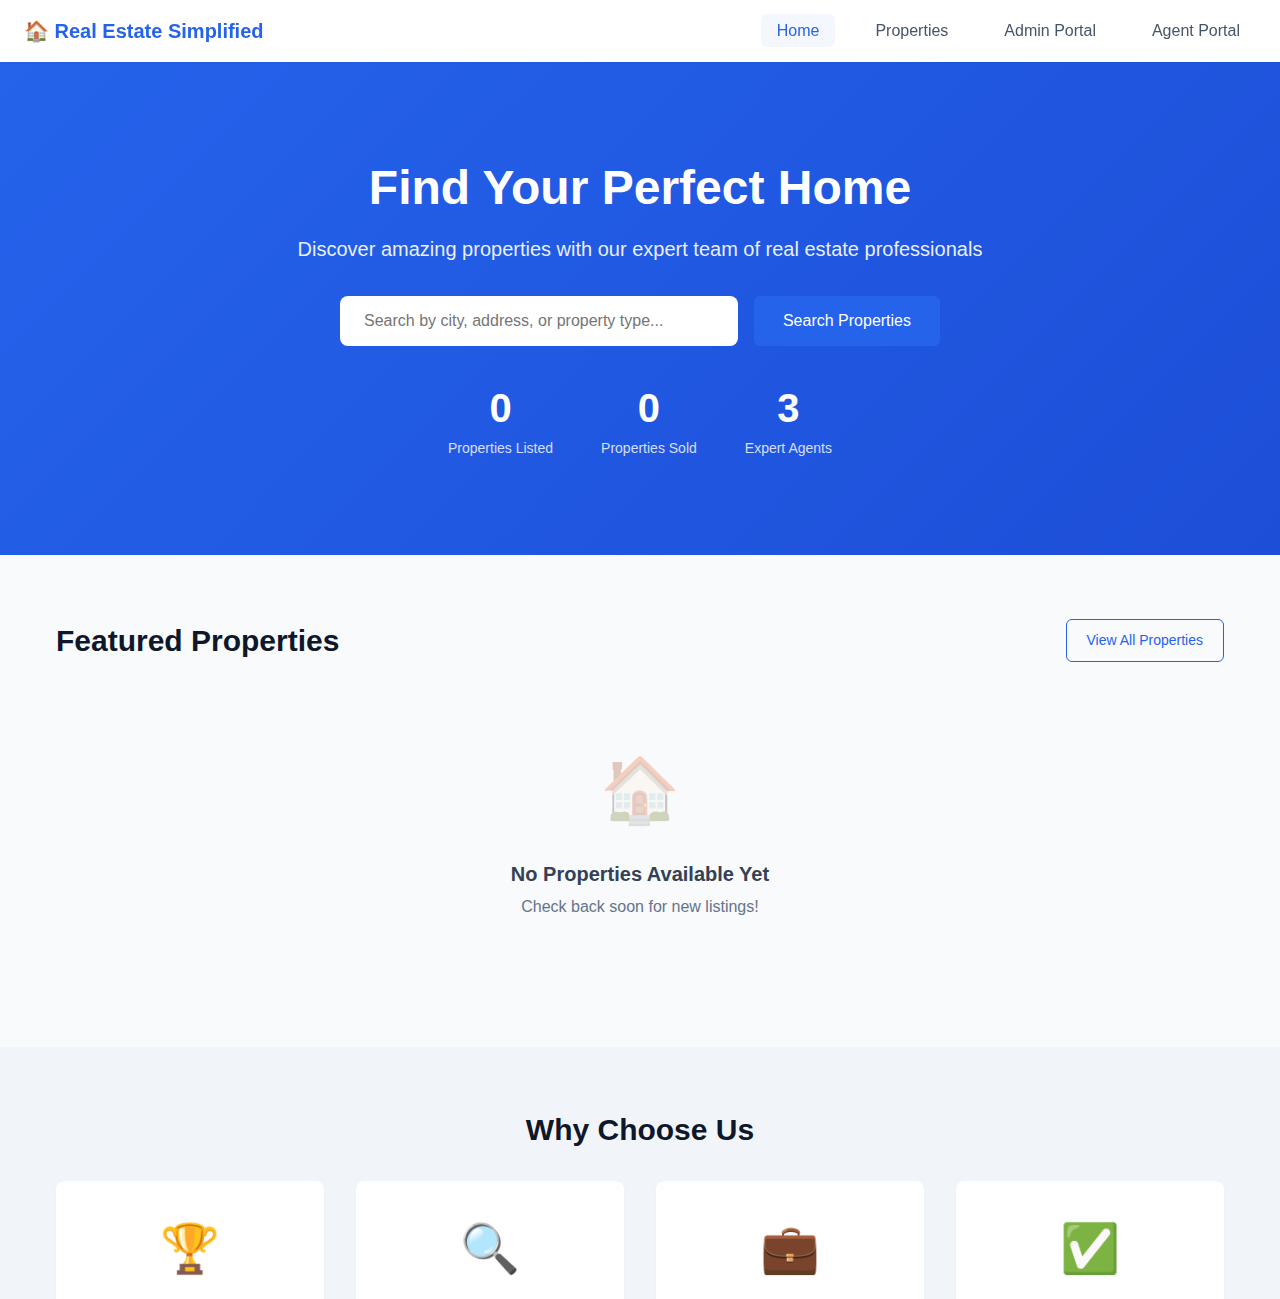
<file: index.html>
<!DOCTYPE html>
<html lang="en">
<head>
    <meta charset="UTF-8">
    <meta name="viewport" content="width=device-width, initial-scale=1.0">
    <meta http-equiv="refresh" content="0; url=customer/index.html">
    <title>Real Estate Simplified</title>
</head>
<body>
    <p>Redirecting to <a href="customer/index.html">Customer Portal</a>...</p>
</body>
</html>
</file>
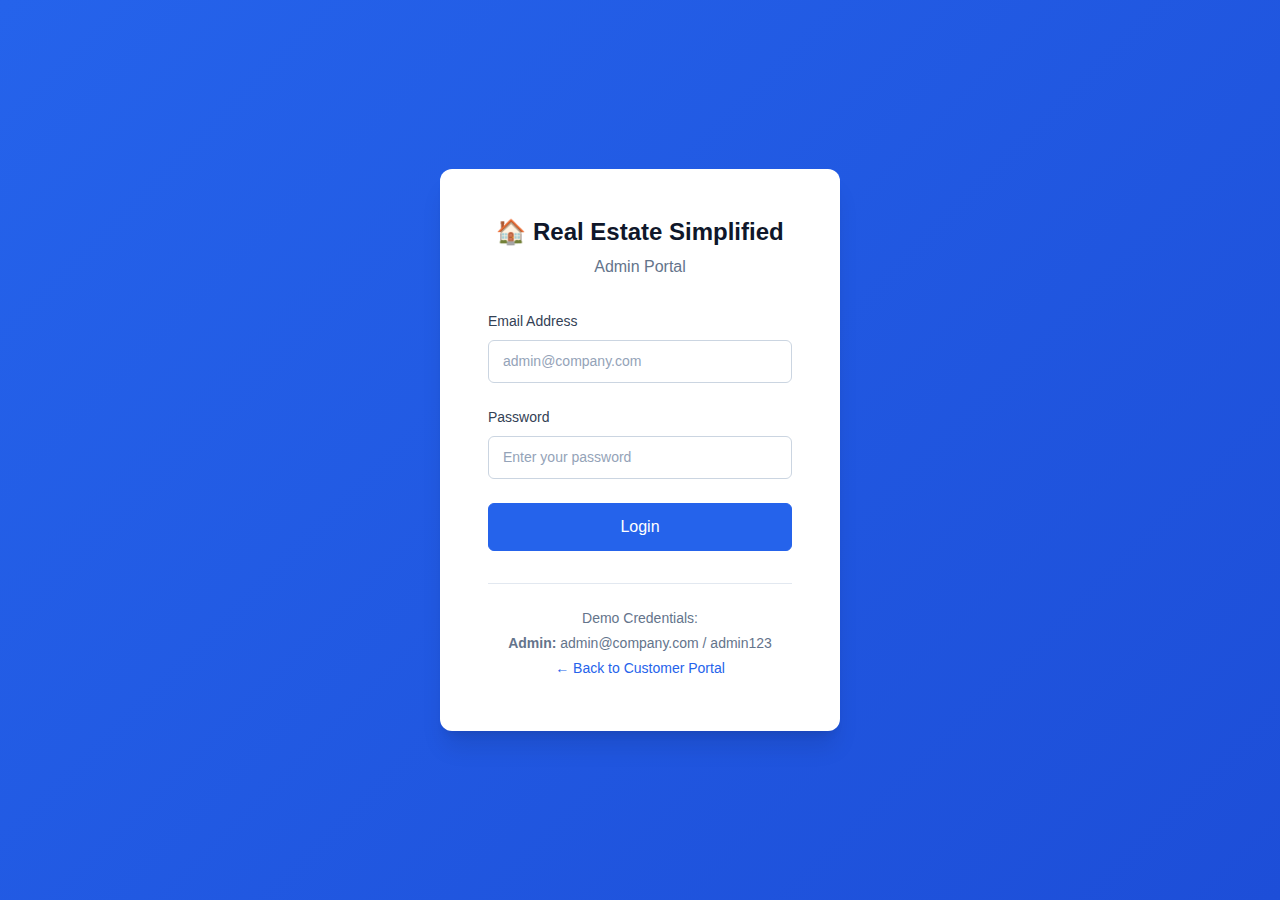
<file: admin/index.html>
<!DOCTYPE html>
<html lang="en">
<head>
    <meta charset="UTF-8">
    <meta name="viewport" content="width=device-width, initial-scale=1.0">
    <title>Admin Portal - Real Estate Simplified</title>
    <link rel="stylesheet" href="../assets/css/shared.css">
    <link rel="stylesheet" href="css/admin.css">
</head>
<body>
    <!-- Login Screen -->
    <div class="login-screen" id="loginScreen">
        <div class="login-container">
            <div class="login-header">
                <h1>🏠 Real Estate Simplified</h1>
                <p>Admin Portal</p>
            </div>
            <form id="loginForm" onsubmit="handleLogin(event)">
                <div class="form-group">
                    <label class="form-label">Email Address</label>
                    <input type="email" class="form-control" id="loginEmail" required placeholder="admin@company.com">
                </div>
                <div class="form-group">
                    <label class="form-label">Password</label>
                    <input type="password" class="form-control" id="loginPassword" required placeholder="Enter your password">
                </div>
                <div class="alert alert-danger hidden" id="loginError"></div>
                <button type="submit" class="btn btn-primary btn-block btn-lg">Login</button>
            </form>
            <div class="login-footer">
                <p>Demo Credentials:</p>
                <p><strong>Admin:</strong> admin@company.com / admin123</p>
                <p><a href="../customer/index.html">← Back to Customer Portal</a></p>
            </div>
        </div>
    </div>

    <!-- Main Application -->
    <div class="layout hidden" id="appContainer">
        <!-- Sidebar -->
        <aside class="sidebar">
            <div class="sidebar-header">
                <div class="sidebar-brand">🏠 Admin Portal</div>
            </div>
            <ul class="sidebar-nav">
                <li><a href="#dashboard" class="active" data-page="dashboard"><span class="nav-icon">📊</span> Dashboard</a></li>
                <li><a href="#inquiries" data-page="inquiries"><span class="nav-icon">📧</span> Inquiries</a></li>
                <li><a href="#calendar" data-page="calendar"><span class="nav-icon">📅</span> Calendar</a></li>
                <li><a href="#properties" data-page="properties"><span class="nav-icon">🏠</span> Properties</a></li>
                <li><a href="#agents" data-page="agents"><span class="nav-icon">👥</span> Agents</a></li>
                <li><a href="#reports" data-page="reports"><span class="nav-icon">📈</span> Reports</a></li>
            </ul>
            <div class="sidebar-footer">
                <div class="user-info">
                    <div class="user-avatar">👤</div>
                    <div class="user-details">
                        <span class="user-name" id="currentUserName">Admin</span>
                        <span class="user-role">Administrator</span>
                    </div>
                </div>
                <button class="btn btn-secondary btn-block mt-2" onclick="logout()">Logout</button>
            </div>
        </aside>

        <!-- Main Content -->
        <main class="main-content">
            <!-- Dashboard Page -->
            <div class="page active" id="dashboardPage">
                <div class="page-header">
                    <h1 class="page-title">Dashboard</h1>
                    <div class="page-actions">
                        <button class="btn btn-primary" onclick="showAddPropertyModal()">+ Add Property</button>
                    </div>
                </div>

                <!-- Stats -->
                <div class="stats-grid">
                    <div class="stat-card">
                        <div class="stat-icon" style="background: rgba(37, 99, 235, 0.1); color: var(--primary);">🏠</div>
                        <div class="stat-value" id="statTotalProperties">0</div>
                        <div class="stat-label">Total Properties</div>
                    </div>
                    <div class="stat-card">
                        <div class="stat-icon" style="background: rgba(34, 197, 94, 0.1); color: var(--success);">✅</div>
                        <div class="stat-value" id="statSoldProperties">0</div>
                        <div class="stat-label">Properties Sold</div>
                    </div>
                    <div class="stat-card">
                        <div class="stat-icon" style="background: rgba(245, 158, 11, 0.1); color: var(--warning);">📧</div>
                        <div class="stat-value" id="statPendingInquiries">0</div>
                        <div class="stat-label">Pending Inquiries</div>
                    </div>
                    <div class="stat-card">
                        <div class="stat-icon" style="background: rgba(6, 182, 212, 0.1); color: var(--info);">📅</div>
                        <div class="stat-value" id="statUpcomingAppointments">0</div>
                        <div class="stat-label">Upcoming Viewings</div>
                    </div>
                </div>

                <!-- Empty State (shown when no properties/inquiries) -->
                <div class="empty-state-dashboard hidden" id="dashboardEmptyState">
                    <div class="empty-state">
                        <div class="empty-state-icon">🏠</div>
                        <h3 class="empty-state-title">Welcome to Real Estate Simplified!</h3>
                        <p>No properties yet. Add properties to start receiving customer inquiries.</p>
                        <div class="empty-state-actions">
                            <button class="btn btn-primary btn-lg" onclick="showAddPropertyModal()">+ Add Property</button>
                            <button class="btn btn-secondary btn-lg" onclick="loadSampleData()">📦 Load Sample Data (for testing)</button>
                        </div>
                    </div>
                </div>

                <!-- Recent Activity (hidden when empty) -->
                <div class="dashboard-grid" id="dashboardActivity">
                    <div class="card">
                        <div class="card-header">
                            <h3>Recent Inquiries</h3>
                            <a href="#inquiries" class="btn btn-sm btn-outline">View All</a>
                        </div>
                        <div class="card-body">
                            <div id="recentInquiries"></div>
                        </div>
                    </div>
                    <div class="card">
                        <div class="card-header">
                            <h3>Upcoming Appointments</h3>
                            <a href="#calendar" class="btn btn-sm btn-outline">View Calendar</a>
                        </div>
                        <div class="card-body">
                            <div id="upcomingAppointments"></div>
                        </div>
                    </div>
                </div>

                <!-- Data Management Actions -->
                <div class="card mt-4" id="dataManagementCard">
                    <div class="card-header">
                        <h3>📦 Data Management</h3>
                    </div>
                    <div class="card-body">
                        <p class="text-muted mb-3">Manage test data for the application.</p>
                        <div class="d-flex gap-2">
                            <button class="btn btn-secondary" onclick="loadSampleData()">📦 Load Sample Data</button>
                            <button class="btn btn-danger" onclick="clearAllData()">🗑️ Clear All Data</button>
                        </div>
                    </div>
                </div>
            </div>

            <!-- Inquiries Page -->
            <div class="page" id="inquiriesPage">
                <div class="page-header">
                    <h1 class="page-title">Inquiries</h1>
                    <div class="page-actions">
                        <select class="form-control" id="inquiryStatusFilter" onchange="filterInquiries()">
                            <option value="">All Status</option>
                            <option value="pending">Pending</option>
                            <option value="assigned">Assigned</option>
                            <option value="completed">Completed</option>
                        </select>
                    </div>
                </div>
                <div class="card">
                    <div class="card-body">
                        <div class="table-container">
                            <table class="table">
                                <thead>
                                    <tr>
                                        <th>Priority</th>
                                        <th>Customer</th>
                                        <th>Property</th>
                                        <th>Date</th>
                                        <th>Status</th>
                                        <th>Assigned To</th>
                                        <th>Actions</th>
                                    </tr>
                                </thead>
                                <tbody id="inquiriesTable"></tbody>
                            </table>
                        </div>
                    </div>
                </div>
            </div>

            <!-- Calendar Page -->
            <div class="page" id="calendarPage">
                <div class="page-header">
                    <h1 class="page-title">Shared Calendar</h1>
                    <div class="page-actions">
                        <select class="form-control" id="calendarAgentFilter" onchange="loadCalendar()">
                            <option value="">All Agents</option>
                        </select>
                    </div>
                </div>
                <div class="calendar" id="calendarContainer">
                    <!-- Calendar will be rendered here -->
                </div>
            </div>

            <!-- Properties Page -->
            <div class="page" id="propertiesPage">
                <div class="page-header">
                    <h1 class="page-title">Property Management</h1>
                    <div class="page-actions">
                        <button class="btn btn-primary" onclick="showAddPropertyModal()">+ Add Property</button>
                    </div>
                </div>
                <div class="filters mb-3">
                    <input type="text" class="form-control" id="propertySearch" placeholder="Search properties..." oninput="filterProperties()">
                    <select class="form-control" id="propertyStatusFilter" onchange="filterProperties()">
                        <option value="">All Status</option>
                        <option value="available">Available</option>
                        <option value="sold">Sold</option>
                    </select>
                </div>
                <div class="property-grid" id="propertiesGrid"></div>
            </div>

            <!-- Agents Page -->
            <div class="page" id="agentsPage">
                <div class="page-header">
                    <h1 class="page-title">Agent Management</h1>
                    <div class="page-actions">
                        <button class="btn btn-primary" onclick="showAddAgentModal()">+ Add Agent</button>
                    </div>
                </div>
                <div class="agents-grid" id="agentsGrid"></div>
            </div>

            <!-- Reports Page -->
            <div class="page" id="reportsPage">
                <div class="page-header">
                    <h1 class="page-title">Sales Reports</h1>
                    <div class="page-actions">
                        <button class="btn btn-secondary" onclick="exportSalesCSV()">📥 Export CSV</button>
                    </div>
                </div>
                
                <!-- Report Stats -->
                <div class="stats-grid mb-4">
                    <div class="stat-card">
                        <div class="stat-icon" style="background: rgba(34, 197, 94, 0.1); color: var(--success);">💰</div>
                        <div class="stat-value" id="reportTotalSales">$0</div>
                        <div class="stat-label">Total Sales</div>
                    </div>
                    <div class="stat-card">
                        <div class="stat-icon" style="background: rgba(37, 99, 235, 0.1); color: var(--primary);">📊</div>
                        <div class="stat-value" id="reportSalesCount">0</div>
                        <div class="stat-label">Properties Sold</div>
                    </div>
                    <div class="stat-card">
                        <div class="stat-icon" style="background: rgba(245, 158, 11, 0.1); color: var(--warning);">📈</div>
                        <div class="stat-value" id="reportAvgPrice">$0</div>
                        <div class="stat-label">Average Price</div>
                    </div>
                    <div class="stat-card">
                        <div class="stat-icon" style="background: rgba(6, 182, 212, 0.1); color: var(--info);">🏆</div>
                        <div class="stat-value" id="reportTotalCommission">$0</div>
                        <div class="stat-label">Total Commission</div>
                    </div>
                </div>

                <!-- Sales Table -->
                <div class="card">
                    <div class="card-header">
                        <h3>Sales History</h3>
                    </div>
                    <div class="card-body">
                        <div class="table-container">
                            <table class="table">
                                <thead>
                                    <tr>
                                        <th>Date</th>
                                        <th>Property</th>
                                        <th>Buyer</th>
                                        <th>Agent</th>
                                        <th>Price</th>
                                        <th>Commission</th>
                                    </tr>
                                </thead>
                                <tbody id="salesTable"></tbody>
                            </table>
                        </div>
                    </div>
                </div>
            </div>
        </main>
    </div>

    <!-- Add/Edit Property Modal -->
    <div class="modal-overlay hidden" id="propertyModal">
        <div class="modal modal-lg">
            <div class="modal-header">
                <h3 id="propertyModalTitle">Add Property</h3>
                <button class="modal-close" onclick="closePropertyModal()">&times;</button>
            </div>
            <div class="modal-body">
                <form id="propertyForm" onsubmit="saveProperty(event)">
                    <input type="hidden" id="propertyId">
                    
                    <div class="form-row">
                        <div class="form-group">
                            <label class="form-label">Title *</label>
                            <input type="text" class="form-control" id="propertyTitle" required>
                        </div>
                        <div class="form-group">
                            <label class="form-label">Type *</label>
                            <select class="form-control" id="propertyType" required>
                                <option value="house">House</option>
                                <option value="apartment">Apartment</option>
                                <option value="condo">Condo</option>
                                <option value="townhouse">Townhouse</option>
                                <option value="penthouse">Penthouse</option>
                                <option value="studio">Studio</option>
                                <option value="loft">Loft</option>
                                <option value="cabin">Cabin</option>
                                <option value="cottage">Cottage</option>
                                <option value="estate">Estate</option>
                            </select>
                        </div>
                    </div>

                    <div class="form-row">
                        <div class="form-group">
                            <label class="form-label">Price *</label>
                            <input type="number" class="form-control" id="propertyPrice" required min="0">
                        </div>
                        <div class="form-group">
                            <label class="form-label">Status</label>
                            <select class="form-control" id="propertyStatus">
                                <option value="available">Available</option>
                                <option value="sold">Sold</option>
                            </select>
                        </div>
                    </div>

                    <div class="form-row">
                        <div class="form-group">
                            <label class="form-label">Bedrooms *</label>
                            <input type="number" class="form-control" id="propertyBedrooms" required min="0">
                        </div>
                        <div class="form-group">
                            <label class="form-label">Bathrooms *</label>
                            <input type="number" class="form-control" id="propertyBathrooms" required min="0">
                        </div>
                        <div class="form-group">
                            <label class="form-label">Area (sq ft) *</label>
                            <input type="number" class="form-control" id="propertyArea" required min="0">
                        </div>
                    </div>

                    <div class="form-group">
                        <label class="form-label">Address *</label>
                        <input type="text" class="form-control" id="propertyAddress" required>
                    </div>

                    <div class="form-row">
                        <div class="form-group">
                            <label class="form-label">City *</label>
                            <input type="text" class="form-control" id="propertyCity" required>
                        </div>
                        <div class="form-group">
                            <label class="form-label">State *</label>
                            <input type="text" class="form-control" id="propertyState" required>
                        </div>
                        <div class="form-group">
                            <label class="form-label">ZIP Code *</label>
                            <input type="text" class="form-control" id="propertyZip" required>
                        </div>
                    </div>

                    <div class="form-group">
                        <label class="form-label">Description</label>
                        <textarea class="form-control" id="propertyDescription" rows="3"></textarea>
                    </div>

                    <div class="form-group">
                        <label class="form-label">Features (comma-separated)</label>
                        <input type="text" class="form-control" id="propertyFeatures" placeholder="Pool, Garage, Garden">
                    </div>

                    <div class="form-group">
                        <label class="form-label">Photos</label>
                        <input type="file" class="form-control" id="propertyPhotos" multiple accept="image/*" onchange="handlePhotoUpload(event)">
                        <div class="photo-preview" id="photoPreview"></div>
                    </div>

                    <div class="modal-footer">
                        <button type="button" class="btn btn-secondary" onclick="closePropertyModal()">Cancel</button>
                        <button type="submit" class="btn btn-primary">Save Property</button>
                    </div>
                </form>
            </div>
        </div>
    </div>

    <!-- Assign Agent Modal -->
    <div class="modal-overlay hidden" id="assignAgentModal">
        <div class="modal">
            <div class="modal-header">
                <h3>Assign Inquiry to Agent</h3>
                <button class="modal-close" onclick="closeAssignModal()">&times;</button>
            </div>
            <div class="modal-body">
                <input type="hidden" id="assignInquiryId">
                <div class="form-group">
                    <label class="form-label">Select Agent</label>
                    <select class="form-control" id="assignAgentSelect" required>
                        <option value="">Choose an agent...</option>
                    </select>
                </div>
                <div class="modal-footer">
                    <button type="button" class="btn btn-secondary" onclick="closeAssignModal()">Cancel</button>
                    <button type="button" class="btn btn-primary" onclick="confirmAssignment()">Assign</button>
                </div>
            </div>
        </div>
    </div>

    <!-- Add Agent Modal -->
    <div class="modal-overlay hidden" id="agentModal">
        <div class="modal">
            <div class="modal-header">
                <h3 id="agentModalTitle">Add Agent</h3>
                <button class="modal-close" onclick="closeAgentModal()">&times;</button>
            </div>
            <div class="modal-body">
                <form id="agentForm" onsubmit="saveAgent(event)">
                    <input type="hidden" id="agentId">
                    
                    <div class="form-group">
                        <label class="form-label">Name *</label>
                        <input type="text" class="form-control" id="agentName" required>
                    </div>
                    <div class="form-group">
                        <label class="form-label">Email *</label>
                        <input type="email" class="form-control" id="agentEmail" required>
                    </div>
                    <div class="form-group">
                        <label class="form-label">Phone *</label>
                        <input type="tel" class="form-control" id="agentPhone" required>
                    </div>
                    <div class="form-group">
                        <label class="form-label">Password *</label>
                        <input type="password" class="form-control" id="agentPassword" required>
                    </div>
                    <div class="form-group">
                        <label class="form-label">Specialization</label>
                        <select class="form-control" id="agentSpecialization">
                            <option value="Residential">Residential</option>
                            <option value="Commercial">Commercial</option>
                            <option value="Luxury">Luxury</option>
                            <option value="Industrial">Industrial</option>
                        </select>
                    </div>
                    <div class="modal-footer">
                        <button type="button" class="btn btn-secondary" onclick="closeAgentModal()">Cancel</button>
                        <button type="submit" class="btn btn-primary">Save Agent</button>
                    </div>
                </form>
            </div>
        </div>
    </div>

    <!-- Mark as Sold Modal -->
    <div class="modal-overlay hidden" id="markSoldModal">
        <div class="modal">
            <div class="modal-header">
                <h3>Mark Property as Sold</h3>
                <button class="modal-close" onclick="closeMarkSoldModal()">&times;</button>
            </div>
            <div class="modal-body">
                <form id="markSoldForm" onsubmit="confirmMarkSold(event)">
                    <input type="hidden" id="soldPropertyId">
                    
                    <div class="form-group">
                        <label class="form-label">Buyer Name *</label>
                        <input type="text" class="form-control" id="buyerName" required>
                    </div>
                    <div class="form-group">
                        <label class="form-label">Buyer Email *</label>
                        <input type="email" class="form-control" id="buyerEmail" required>
                    </div>
                    <div class="form-group">
                        <label class="form-label">Buyer Phone *</label>
                        <input type="tel" class="form-control" id="buyerPhone" required>
                    </div>
                    <div class="form-group">
                        <label class="form-label">Sale Price *</label>
                        <input type="number" class="form-control" id="salePrice" required min="0">
                    </div>
                    <div class="form-group">
                        <label class="form-label">Agent *</label>
                        <select class="form-control" id="saleAgent" required>
                            <option value="">Select agent...</option>
                        </select>
                    </div>
                    <div class="form-group">
                        <label class="form-label">Sale Date *</label>
                        <input type="date" class="form-control" id="saleDate" required>
                    </div>
                    <div class="form-group">
                        <label class="form-label">Notes</label>
                        <textarea class="form-control" id="saleNotes" rows="2"></textarea>
                    </div>
                    <div class="modal-footer">
                        <button type="button" class="btn btn-secondary" onclick="closeMarkSoldModal()">Cancel</button>
                        <button type="submit" class="btn btn-success">Confirm Sale</button>
                    </div>
                </form>
            </div>
        </div>
    </div>

    <!-- View Inquiry Modal -->
    <div class="modal-overlay hidden" id="viewInquiryModal">
        <div class="modal">
            <div class="modal-header">
                <h3>Inquiry Details</h3>
                <button class="modal-close" onclick="closeViewInquiryModal()">&times;</button>
            </div>
            <div class="modal-body" id="viewInquiryContent">
                <!-- Content loaded dynamically -->
            </div>
        </div>
    </div>

    <!-- Scripts -->
    <script src="../shared/storage.js"></script>
    <script src="../shared/auth.js"></script>
    <script src="../shared/utils.js"></script>
    <script src="../data/seed.js"></script>
    <script src="../data/sample-data.js"></script>
    <script src="js/admin.js"></script>
</body>
</html>
</file>
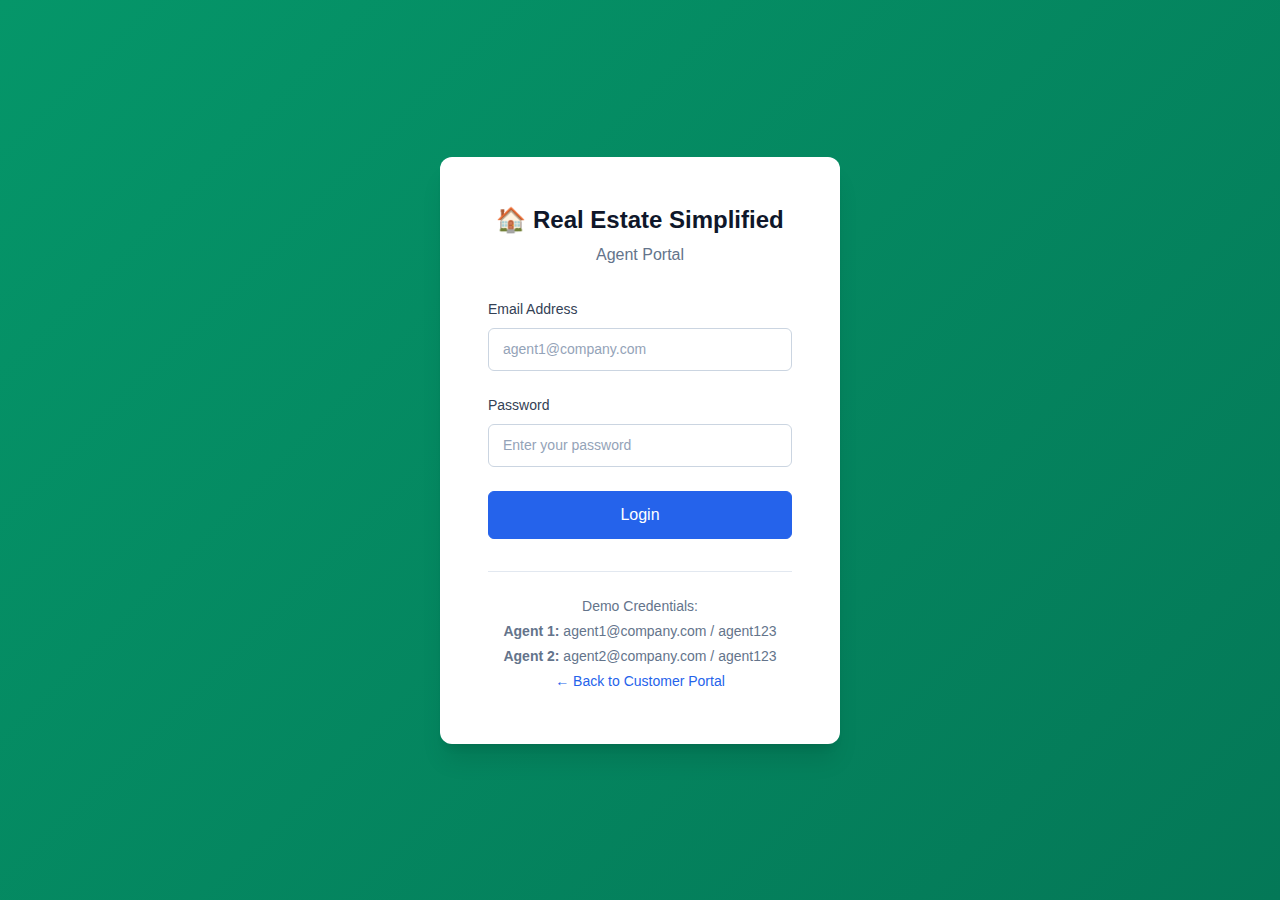
<file: agent/index.html>
<!DOCTYPE html>
<html lang="en">
<head>
    <meta charset="UTF-8">
    <meta name="viewport" content="width=device-width, initial-scale=1.0">
    <title>Agent Portal - Real Estate Simplified</title>
    <link rel="stylesheet" href="../assets/css/shared.css">
    <link rel="stylesheet" href="css/agent.css">
</head>
<body>
    <!-- Login Screen -->
    <div class="login-screen" id="loginScreen">
        <div class="login-container">
            <div class="login-header">
                <h1>🏠 Real Estate Simplified</h1>
                <p>Agent Portal</p>
            </div>
            <form id="loginForm" onsubmit="handleLogin(event)">
                <div class="form-group">
                    <label class="form-label">Email Address</label>
                    <input type="email" class="form-control" id="loginEmail" required placeholder="agent1@company.com">
                </div>
                <div class="form-group">
                    <label class="form-label">Password</label>
                    <input type="password" class="form-control" id="loginPassword" required placeholder="Enter your password">
                </div>
                <div class="alert alert-danger hidden" id="loginError"></div>
                <button type="submit" class="btn btn-primary btn-block btn-lg">Login</button>
            </form>
            <div class="login-footer">
                <p>Demo Credentials:</p>
                <p><strong>Agent 1:</strong> agent1@company.com / agent123</p>
                <p><strong>Agent 2:</strong> agent2@company.com / agent123</p>
                <p><a href="../customer/index.html">← Back to Customer Portal</a></p>
            </div>
        </div>
    </div>

    <!-- Main Application -->
    <div class="layout hidden" id="appContainer">
        <!-- Sidebar -->
        <aside class="sidebar">
            <div class="sidebar-header">
                <div class="sidebar-brand">🏠 Agent Portal</div>
            </div>
            <ul class="sidebar-nav">
                <li><a href="#dashboard" class="active" data-page="dashboard"><span class="nav-icon">📊</span> Dashboard</a></li>
                <li><a href="#inquiries" data-page="inquiries"><span class="nav-icon">📧</span> My Inquiries</a></li>
                <li><a href="#calendar" data-page="calendar"><span class="nav-icon">📅</span> Shared Calendar</a></li>
                <li><a href="#sales" data-page="sales"><span class="nav-icon">💰</span> My Sales</a></li>
            </ul>
            <div class="sidebar-footer">
                <div class="user-info">
                    <div class="user-avatar">👤</div>
                    <div class="user-details">
                        <span class="user-name" id="currentUserName">Agent</span>
                        <span class="user-role">Sales Agent</span>
                    </div>
                </div>
                <button class="btn btn-secondary btn-block mt-2" onclick="logout()">Logout</button>
            </div>
        </aside>

        <!-- Main Content -->
        <main class="main-content">
            <!-- Dashboard Page -->
            <div class="page active" id="dashboardPage">
                <div class="page-header">
                    <h1 class="page-title">Dashboard</h1>
                </div>

                <!-- Stats -->
                <div class="stats-grid">
                    <div class="stat-card">
                        <div class="stat-icon" style="background: rgba(245, 158, 11, 0.1); color: var(--warning);">📧</div>
                        <div class="stat-value" id="statMyInquiries">0</div>
                        <div class="stat-label">My Inquiries</div>
                    </div>
                    <div class="stat-card">
                        <div class="stat-icon" style="background: rgba(37, 99, 235, 0.1); color: var(--primary);">📅</div>
                        <div class="stat-value" id="statMyAppointments">0</div>
                        <div class="stat-label">Upcoming Viewings</div>
                    </div>
                    <div class="stat-card">
                        <div class="stat-icon" style="background: rgba(34, 197, 94, 0.1); color: var(--success);">✅</div>
                        <div class="stat-value" id="statCompletedViewings">0</div>
                        <div class="stat-label">Completed Viewings</div>
                    </div>
                    <div class="stat-card">
                        <div class="stat-icon" style="background: rgba(6, 182, 212, 0.1); color: var(--info);">💰</div>
                        <div class="stat-value" id="statMySales">0</div>
                        <div class="stat-label">Total Sales</div>
                    </div>
                </div>

                <!-- Recent Activity -->
                <div class="dashboard-grid">
                    <div class="card">
                        <div class="card-header">
                            <h3>My Recent Inquiries</h3>
                            <a href="#inquiries" class="btn btn-sm btn-outline">View All</a>
                        </div>
                        <div class="card-body">
                            <div id="recentInquiries"></div>
                        </div>
                    </div>
                    <div class="card">
                        <div class="card-header">
                            <h3>Today's Schedule</h3>
                            <a href="#calendar" class="btn btn-sm btn-outline">View Calendar</a>
                        </div>
                        <div class="card-body">
                            <div id="todaySchedule"></div>
                        </div>
                    </div>
                </div>
            </div>

            <!-- My Inquiries Page -->
            <div class="page" id="inquiriesPage">
                <div class="page-header">
                    <h1 class="page-title">My Assigned Inquiries</h1>
                </div>
                <div class="card">
                    <div class="card-body">
                        <div class="table-container">
                            <table class="table">
                                <thead>
                                    <tr>
                                        <th>Priority</th>
                                        <th>Customer</th>
                                        <th>Contact</th>
                                        <th>Property</th>
                                        <th>Date</th>
                                        <th>Status</th>
                                        <th>Actions</th>
                                    </tr>
                                </thead>
                                <tbody id="inquiriesTable"></tbody>
                            </table>
                        </div>
                    </div>
                </div>
            </div>

            <!-- Calendar Page -->
            <div class="page" id="calendarPage">
                <div class="page-header">
                    <h1 class="page-title">Shared Calendar</h1>
                    <div class="page-actions">
                        <select class="form-control" id="calendarAgentFilter" onchange="loadCalendar()">
                            <option value="">All Agents</option>
                        </select>
                    </div>
                </div>
                <p class="text-muted mb-3">View all agents' appointments. Conflict detection prevents double-booking properties.</p>
                <div class="calendar" id="calendarContainer">
                    <!-- Calendar will be rendered here -->
                </div>
            </div>

            <!-- My Sales Page -->
            <div class="page" id="salesPage">
                <div class="page-header">
                    <h1 class="page-title">My Sales</h1>
                </div>
                
                <!-- Sales Stats -->
                <div class="stats-grid mb-4">
                    <div class="stat-card">
                        <div class="stat-icon" style="background: rgba(34, 197, 94, 0.1); color: var(--success);">💰</div>
                        <div class="stat-value" id="myTotalSales">$0</div>
                        <div class="stat-label">Total Sales Value</div>
                    </div>
                    <div class="stat-card">
                        <div class="stat-icon" style="background: rgba(37, 99, 235, 0.1); color: var(--primary);">🏠</div>
                        <div class="stat-value" id="myPropertiesSold">0</div>
                        <div class="stat-label">Properties Sold</div>
                    </div>
                    <div class="stat-card">
                        <div class="stat-icon" style="background: rgba(6, 182, 212, 0.1); color: var(--info);">💵</div>
                        <div class="stat-value" id="myTotalCommission">$0</div>
                        <div class="stat-label">Total Commission</div>
                    </div>
                </div>

                <!-- Sales Table -->
                <div class="card">
                    <div class="card-header">
                        <h3>Sales History</h3>
                    </div>
                    <div class="card-body">
                        <div class="table-container">
                            <table class="table">
                                <thead>
                                    <tr>
                                        <th>Date</th>
                                        <th>Property</th>
                                        <th>Buyer</th>
                                        <th>Sale Price</th>
                                        <th>Commission</th>
                                    </tr>
                                </thead>
                                <tbody id="salesTable"></tbody>
                            </table>
                        </div>
                    </div>
                </div>
            </div>
        </main>
    </div>

    <!-- View Inquiry Modal -->
    <div class="modal-overlay hidden" id="viewInquiryModal">
        <div class="modal">
            <div class="modal-header">
                <h3>Inquiry Details</h3>
                <button class="modal-close" onclick="closeViewInquiryModal()">&times;</button>
            </div>
            <div class="modal-body" id="viewInquiryContent">
                <!-- Content loaded dynamically -->
            </div>
        </div>
    </div>

    <!-- Schedule Viewing Modal -->
    <div class="modal-overlay hidden" id="scheduleModal">
        <div class="modal">
            <div class="modal-header">
                <h3>Schedule Property Viewing</h3>
                <button class="modal-close" onclick="closeScheduleModal()">&times;</button>
            </div>
            <div class="modal-body">
                <form id="scheduleForm" onsubmit="confirmSchedule(event)">
                    <input type="hidden" id="scheduleInquiryId">
                    <input type="hidden" id="schedulePropertyId">
                    
                    <div class="form-group">
                        <label class="form-label">Property</label>
                        <input type="text" class="form-control" id="schedulePropertyName" readonly>
                    </div>
                    <div class="form-group">
                        <label class="form-label">Customer</label>
                        <input type="text" class="form-control" id="scheduleCustomerName" readonly>
                    </div>
                    <div class="form-group">
                        <label class="form-label">Date *</label>
                        <input type="date" class="form-control" id="scheduleDate" required>
                    </div>
                    <div class="form-group">
                        <label class="form-label">Time *</label>
                        <select class="form-control" id="scheduleTime" required>
                            <option value="">Select time...</option>
                        </select>
                    </div>
                    <div class="form-group">
                        <label class="form-label">Notes</label>
                        <textarea class="form-control" id="scheduleNotes" rows="3" placeholder="Any additional notes..."></textarea>
                    </div>
                    
                    <div class="alert alert-danger hidden" id="scheduleError"></div>
                    
                    <div class="modal-footer">
                        <button type="button" class="btn btn-secondary" onclick="closeScheduleModal()">Cancel</button>
                        <button type="submit" class="btn btn-primary">Schedule Viewing</button>
                    </div>
                </form>
            </div>
        </div>
    </div>

    <!-- View Appointment Modal -->
    <div class="modal-overlay hidden" id="viewAppointmentModal">
        <div class="modal">
            <div class="modal-header">
                <h3>Appointment Details</h3>
                <button class="modal-close" onclick="closeViewAppointmentModal()">&times;</button>
            </div>
            <div class="modal-body" id="viewAppointmentContent">
                <!-- Content loaded dynamically -->
            </div>
            <div class="modal-footer" id="viewAppointmentActions">
                <!-- Actions loaded dynamically -->
            </div>
        </div>
    </div>

    <!-- Scripts -->
    <script src="../shared/storage.js"></script>
    <script src="../shared/auth.js"></script>
    <script src="../shared/utils.js"></script>
    <script src="../data/seed.js"></script>
    <script src="js/agent.js"></script>
</body>
</html>
</file>
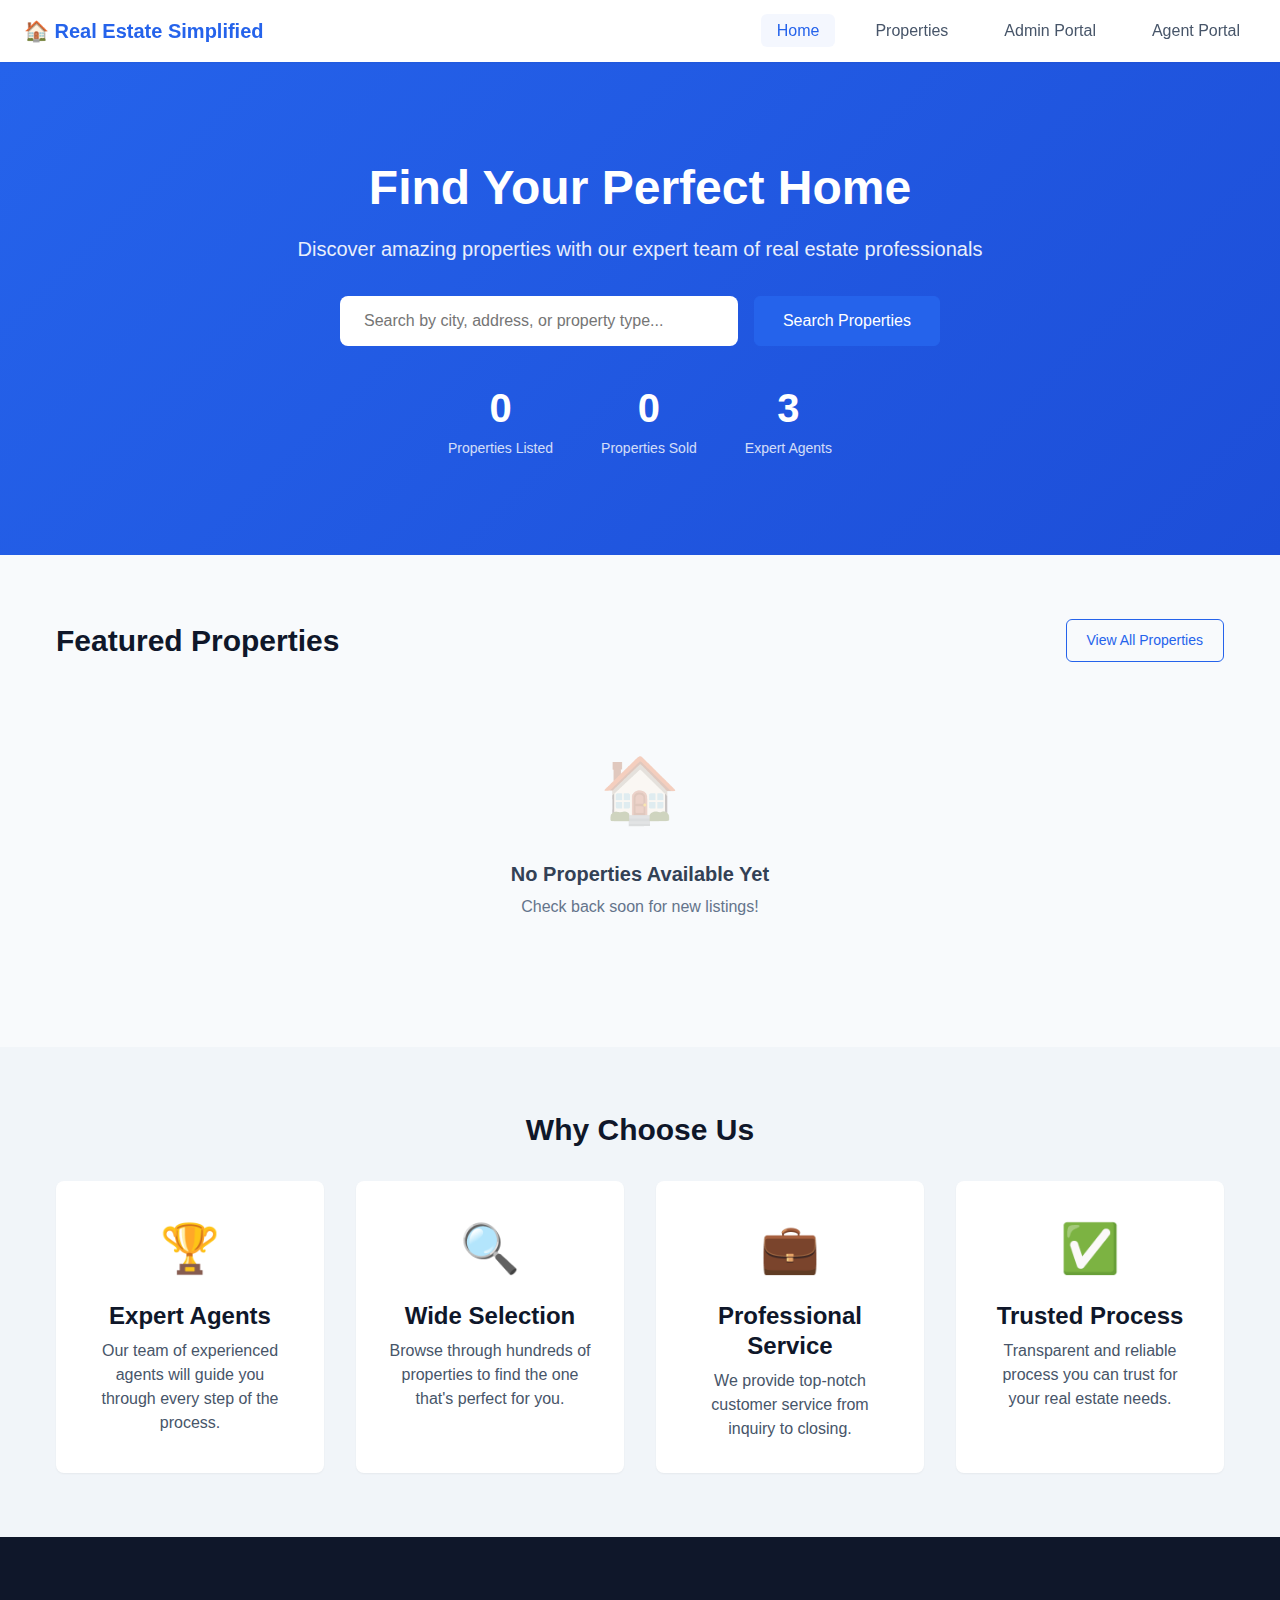
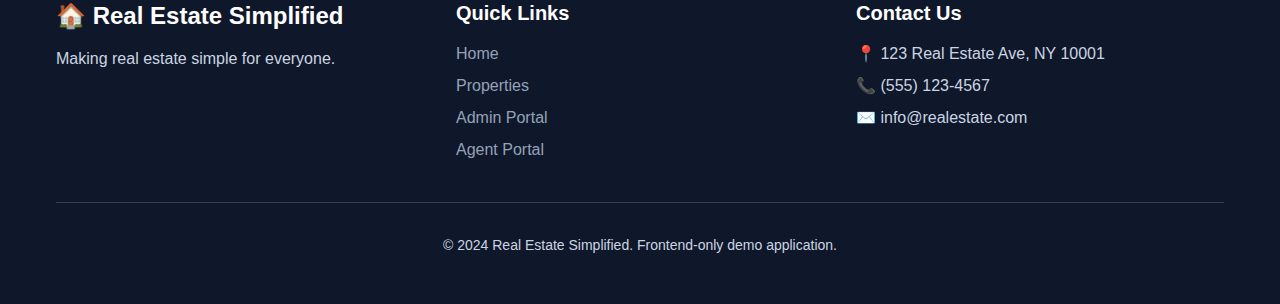
<file: customer/index.html>
<!DOCTYPE html>
<html lang="en">
<head>
    <meta charset="UTF-8">
    <meta name="viewport" content="width=device-width, initial-scale=1.0">
    <title>Real Estate Simplified - Find Your Dream Home</title>
    <link rel="stylesheet" href="../assets/css/shared.css">
    <link rel="stylesheet" href="css/customer.css">
</head>
<body>
    <!-- Navigation -->
    <nav class="navbar">
        <div class="navbar-content">
            <a href="index.html" class="navbar-brand">🏠 Real Estate Simplified</a>
            <ul class="navbar-nav">
                <li><a href="index.html" class="active">Home</a></li>
                <li><a href="properties.html">Properties</a></li>
                <li><a href="../admin/index.html">Admin Portal</a></li>
                <li><a href="../agent/index.html">Agent Portal</a></li>
            </ul>
        </div>
    </nav>

    <!-- Hero Section -->
    <section class="hero">
        <div class="hero-content">
            <h1>Find Your Perfect Home</h1>
            <p>Discover amazing properties with our expert team of real estate professionals</p>
            <div class="hero-search">
                <input type="text" placeholder="Search by city, address, or property type..." id="heroSearch">
                <button class="btn btn-primary btn-lg" onclick="searchProperties()">Search Properties</button>
            </div>
            <div class="hero-stats">
                <div class="hero-stat">
                    <span class="stat-number" id="totalProperties">0</span>
                    <span class="stat-text">Properties Listed</span>
                </div>
                <div class="hero-stat">
                    <span class="stat-number" id="soldProperties">0</span>
                    <span class="stat-text">Properties Sold</span>
                </div>
                <div class="hero-stat">
                    <span class="stat-number" id="totalAgents">0</span>
                    <span class="stat-text">Expert Agents</span>
                </div>
            </div>
        </div>
    </section>

    <!-- Featured Properties -->
    <section class="section">
        <div class="container">
            <div class="section-header">
                <h2>Featured Properties</h2>
                <a href="properties.html" class="btn btn-outline">View All Properties</a>
            </div>
            <div class="property-grid" id="featuredProperties">
                <!-- Properties will be loaded dynamically -->
            </div>
        </div>
    </section>

    <!-- Why Choose Us -->
    <section class="section section-alt">
        <div class="container">
            <h2 class="text-center mb-4">Why Choose Us</h2>
            <div class="features-grid">
                <div class="feature-card">
                    <div class="feature-icon">🏆</div>
                    <h3>Expert Agents</h3>
                    <p>Our team of experienced agents will guide you through every step of the process.</p>
                </div>
                <div class="feature-card">
                    <div class="feature-icon">🔍</div>
                    <h3>Wide Selection</h3>
                    <p>Browse through hundreds of properties to find the one that's perfect for you.</p>
                </div>
                <div class="feature-card">
                    <div class="feature-icon">💼</div>
                    <h3>Professional Service</h3>
                    <p>We provide top-notch customer service from inquiry to closing.</p>
                </div>
                <div class="feature-card">
                    <div class="feature-icon">✅</div>
                    <h3>Trusted Process</h3>
                    <p>Transparent and reliable process you can trust for your real estate needs.</p>
                </div>
            </div>
        </div>
    </section>

    <!-- Footer -->
    <footer class="footer">
        <div class="container">
            <div class="footer-content">
                <div class="footer-brand">
                    <h3>🏠 Real Estate Simplified</h3>
                    <p>Making real estate simple for everyone.</p>
                </div>
                <div class="footer-links">
                    <h4>Quick Links</h4>
                    <ul>
                        <li><a href="index.html">Home</a></li>
                        <li><a href="properties.html">Properties</a></li>
                        <li><a href="../admin/index.html">Admin Portal</a></li>
                        <li><a href="../agent/index.html">Agent Portal</a></li>
                    </ul>
                </div>
                <div class="footer-contact">
                    <h4>Contact Us</h4>
                    <p>📍 123 Real Estate Ave, NY 10001</p>
                    <p>📞 (555) 123-4567</p>
                    <p>✉️ info@realestate.com</p>
                </div>
            </div>
            <div class="footer-bottom">
                <p>&copy; 2024 Real Estate Simplified. Frontend-only demo application.</p>
            </div>
        </div>
    </footer>

    <!-- Scripts -->
    <script src="../shared/storage.js"></script>
    <script src="../shared/utils.js"></script>
    <script src="../data/seed.js"></script>
    <script src="js/customer.js"></script>
</body>
</html>
</file>
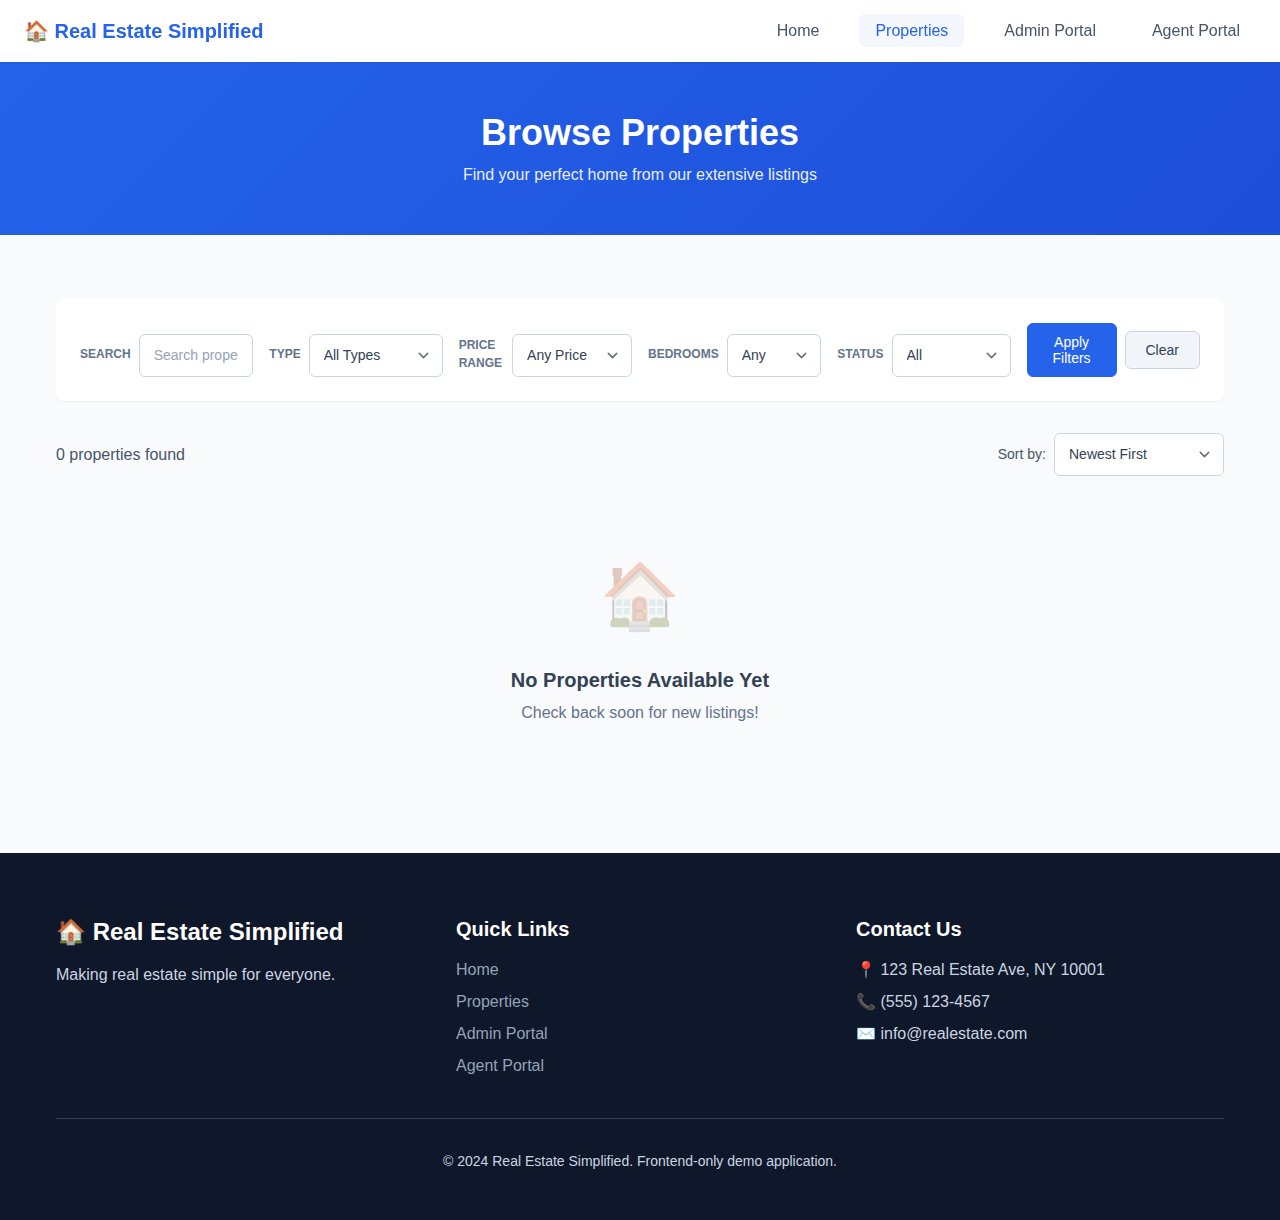
<file: customer/properties.html>
<!DOCTYPE html>
<html lang="en">
<head>
    <meta charset="UTF-8">
    <meta name="viewport" content="width=device-width, initial-scale=1.0">
    <title>All Properties - Real Estate Simplified</title>
    <link rel="stylesheet" href="../assets/css/shared.css">
    <link rel="stylesheet" href="css/customer.css">
</head>
<body>
    <!-- Navigation -->
    <nav class="navbar">
        <div class="navbar-content">
            <a href="index.html" class="navbar-brand">🏠 Real Estate Simplified</a>
            <ul class="navbar-nav">
                <li><a href="index.html">Home</a></li>
                <li><a href="properties.html" class="active">Properties</a></li>
                <li><a href="../admin/index.html">Admin Portal</a></li>
                <li><a href="../agent/index.html">Agent Portal</a></li>
            </ul>
        </div>
    </nav>

    <!-- Page Header -->
    <section class="page-banner">
        <div class="container">
            <h1>Browse Properties</h1>
            <p>Find your perfect home from our extensive listings</p>
        </div>
    </section>

    <!-- Filters -->
    <section class="section">
        <div class="container">
            <div class="filters-bar">
                <div class="filters-row">
                    <div class="filter-group">
                        <label class="filter-label">Search</label>
                        <input type="text" class="form-control" id="searchInput" placeholder="Search properties...">
                    </div>
                    <div class="filter-group">
                        <label class="filter-label">Type</label>
                        <select class="form-control" id="typeFilter">
                            <option value="">All Types</option>
                            <option value="house">House</option>
                            <option value="apartment">Apartment</option>
                            <option value="condo">Condo</option>
                            <option value="townhouse">Townhouse</option>
                            <option value="penthouse">Penthouse</option>
                            <option value="studio">Studio</option>
                            <option value="loft">Loft</option>
                            <option value="cabin">Cabin</option>
                            <option value="cottage">Cottage</option>
                            <option value="estate">Estate</option>
                        </select>
                    </div>
                    <div class="filter-group">
                        <label class="filter-label">Price Range</label>
                        <select class="form-control" id="priceFilter">
                            <option value="">Any Price</option>
                            <option value="0-300000">Under $300,000</option>
                            <option value="300000-500000">$300,000 - $500,000</option>
                            <option value="500000-800000">$500,000 - $800,000</option>
                            <option value="800000-1000000">$800,000 - $1,000,000</option>
                            <option value="1000000-999999999">$1,000,000+</option>
                        </select>
                    </div>
                    <div class="filter-group">
                        <label class="filter-label">Bedrooms</label>
                        <select class="form-control" id="bedroomsFilter">
                            <option value="">Any</option>
                            <option value="0">Studio</option>
                            <option value="1">1+</option>
                            <option value="2">2+</option>
                            <option value="3">3+</option>
                            <option value="4">4+</option>
                        </select>
                    </div>
                    <div class="filter-group">
                        <label class="filter-label">Status</label>
                        <select class="form-control" id="statusFilter">
                            <option value="">All</option>
                            <option value="available">Available</option>
                            <option value="sold">Sold</option>
                        </select>
                    </div>
                    <div class="filter-group">
                        <button class="btn btn-primary" onclick="applyFilters()">Apply Filters</button>
                        <button class="btn btn-secondary" onclick="clearFilters()">Clear</button>
                    </div>
                </div>
            </div>

            <!-- Results Count -->
            <div class="results-header">
                <span id="resultsCount">0 properties found</span>
                <div class="sort-group">
                    <label>Sort by:</label>
                    <select class="form-control" id="sortSelect" onchange="applyFilters()">
                        <option value="newest">Newest First</option>
                        <option value="price-low">Price: Low to High</option>
                        <option value="price-high">Price: High to Low</option>
                        <option value="bedrooms">Bedrooms</option>
                    </select>
                </div>
            </div>

            <!-- Properties Grid -->
            <div class="property-grid" id="propertiesGrid">
                <!-- Properties will be loaded dynamically -->
            </div>

            <!-- Empty State -->
            <div class="empty-state hidden" id="emptyState">
                <div class="empty-state-icon">🏠</div>
                <h3 class="empty-state-title">No properties found</h3>
                <p>Try adjusting your filters or search terms</p>
            </div>
        </div>
    </section>

    <!-- Footer -->
    <footer class="footer">
        <div class="container">
            <div class="footer-content">
                <div class="footer-brand">
                    <h3>🏠 Real Estate Simplified</h3>
                    <p>Making real estate simple for everyone.</p>
                </div>
                <div class="footer-links">
                    <h4>Quick Links</h4>
                    <ul>
                        <li><a href="index.html">Home</a></li>
                        <li><a href="properties.html">Properties</a></li>
                        <li><a href="../admin/index.html">Admin Portal</a></li>
                        <li><a href="../agent/index.html">Agent Portal</a></li>
                    </ul>
                </div>
                <div class="footer-contact">
                    <h4>Contact Us</h4>
                    <p>📍 123 Real Estate Ave, NY 10001</p>
                    <p>📞 (555) 123-4567</p>
                    <p>✉️ info@realestate.com</p>
                </div>
            </div>
            <div class="footer-bottom">
                <p>&copy; 2024 Real Estate Simplified. Frontend-only demo application.</p>
            </div>
        </div>
    </footer>

    <!-- Scripts -->
    <script src="../shared/storage.js"></script>
    <script src="../shared/utils.js"></script>
    <script src="../data/seed.js"></script>
    <script src="js/properties.js"></script>
</body>
</html>
</file>
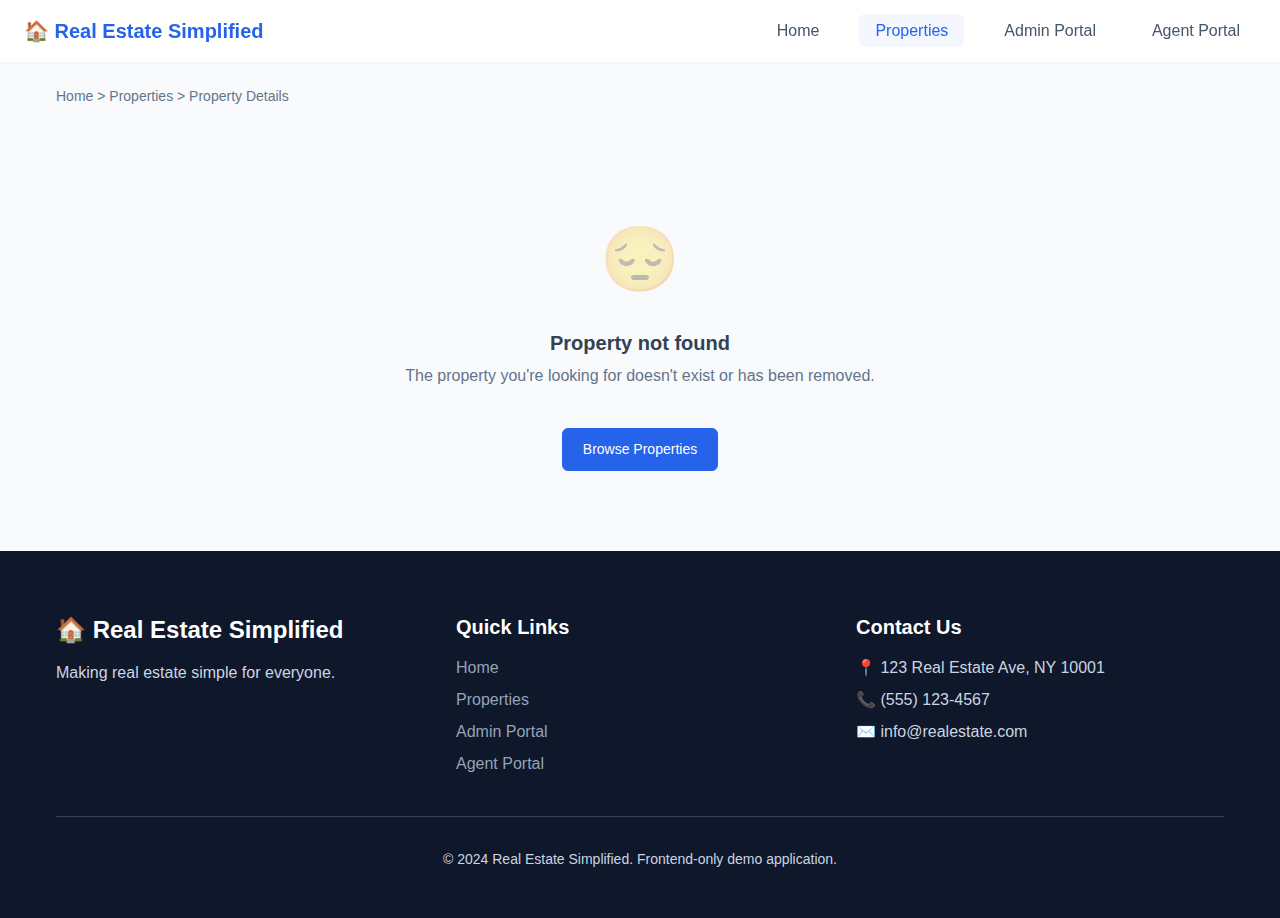
<file: customer/property-detail.html>
<!DOCTYPE html>
<html lang="en">
<head>
    <meta charset="UTF-8">
    <meta name="viewport" content="width=device-width, initial-scale=1.0">
    <title>Property Details - Real Estate Simplified</title>
    <link rel="stylesheet" href="../assets/css/shared.css">
    <link rel="stylesheet" href="css/customer.css">
</head>
<body>
    <!-- Navigation -->
    <nav class="navbar">
        <div class="navbar-content">
            <a href="index.html" class="navbar-brand">🏠 Real Estate Simplified</a>
            <ul class="navbar-nav">
                <li><a href="index.html">Home</a></li>
                <li><a href="properties.html" class="active">Properties</a></li>
                <li><a href="../admin/index.html">Admin Portal</a></li>
                <li><a href="../agent/index.html">Agent Portal</a></li>
            </ul>
        </div>
    </nav>

    <!-- Property Details -->
    <div class="container">
        <!-- Breadcrumb -->
        <nav class="breadcrumb">
            <a href="index.html">Home</a> &gt;
            <a href="properties.html">Properties</a> &gt;
            <span id="propertyBreadcrumb">Property Details</span>
        </nav>

        <!-- Property Content -->
        <div class="property-detail" id="propertyDetail">
            <!-- Loading State -->
            <div class="loading" id="loadingState">
                <div class="spinner"></div>
            </div>
        </div>
    </div>

    <!-- Inquiry Modal -->
    <div class="modal-overlay hidden" id="inquiryModal">
        <div class="modal">
            <div class="modal-header">
                <h3>Send Inquiry</h3>
                <button class="modal-close" onclick="closeInquiryModal()">&times;</button>
            </div>
            <div class="modal-body">
                <form id="inquiryForm" onsubmit="submitInquiry(event)">
                    <input type="hidden" id="inquiryPropertyId">
                    
                    <div class="form-group">
                        <label class="form-label">Full Name *</label>
                        <input type="text" class="form-control" id="inquiryName" required placeholder="Enter your full name">
                        <div class="invalid-feedback" id="nameError"></div>
                    </div>
                    
                    <div class="form-group">
                        <label class="form-label">Email Address *</label>
                        <input type="email" class="form-control" id="inquiryEmail" required placeholder="Enter your email">
                        <div class="invalid-feedback" id="emailError"></div>
                    </div>
                    
                    <div class="form-group">
                        <label class="form-label">Phone Number *</label>
                        <input type="tel" class="form-control" id="inquiryPhone" required placeholder="Enter your phone number">
                        <div class="invalid-feedback" id="phoneError"></div>
                    </div>
                    
                    <div class="form-group">
                        <label class="form-label">Message *</label>
                        <textarea class="form-control" id="inquiryMessage" required placeholder="Tell us about your interest in this property..."></textarea>
                        <div class="invalid-feedback" id="messageError"></div>
                    </div>
                    
                    <div class="modal-footer">
                        <button type="button" class="btn btn-secondary" onclick="closeInquiryModal()">Cancel</button>
                        <button type="submit" class="btn btn-primary">Send Inquiry</button>
                    </div>
                </form>
            </div>
        </div>
    </div>

    <!-- Success Modal -->
    <div class="modal-overlay hidden" id="successModal">
        <div class="modal">
            <div class="modal-body text-center">
                <div class="success-icon">✅</div>
                <h3>Inquiry Sent Successfully!</h3>
                <p>Thank you for your interest. One of our agents will contact you shortly.</p>
                <button class="btn btn-primary mt-3" onclick="closeSuccessModal()">Continue Browsing</button>
            </div>
        </div>
    </div>

    <!-- Footer -->
    <footer class="footer">
        <div class="container">
            <div class="footer-content">
                <div class="footer-brand">
                    <h3>🏠 Real Estate Simplified</h3>
                    <p>Making real estate simple for everyone.</p>
                </div>
                <div class="footer-links">
                    <h4>Quick Links</h4>
                    <ul>
                        <li><a href="index.html">Home</a></li>
                        <li><a href="properties.html">Properties</a></li>
                        <li><a href="../admin/index.html">Admin Portal</a></li>
                        <li><a href="../agent/index.html">Agent Portal</a></li>
                    </ul>
                </div>
                <div class="footer-contact">
                    <h4>Contact Us</h4>
                    <p>📍 123 Real Estate Ave, NY 10001</p>
                    <p>📞 (555) 123-4567</p>
                    <p>✉️ info@realestate.com</p>
                </div>
            </div>
            <div class="footer-bottom">
                <p>&copy; 2024 Real Estate Simplified. Frontend-only demo application.</p>
            </div>
        </div>
    </footer>

    <!-- Scripts -->
    <script src="../shared/storage.js"></script>
    <script src="../shared/utils.js"></script>
    <script src="../data/seed.js"></script>
    <script src="js/property-detail.js"></script>
</body>
</html>
</file>
<file: assets/css/shared.css>
/**
 * Shared Styles
 * Common CSS used across all portals
 */

:root {
    /* Colors */
    --primary: #2563eb;
    --primary-dark: #1d4ed8;
    --primary-light: #3b82f6;
    --secondary: #64748b;
    --success: #22c55e;
    --warning: #f59e0b;
    --danger: #ef4444;
    --info: #06b6d4;
    
    /* Neutrals */
    --white: #ffffff;
    --gray-50: #f8fafc;
    --gray-100: #f1f5f9;
    --gray-200: #e2e8f0;
    --gray-300: #cbd5e1;
    --gray-400: #94a3b8;
    --gray-500: #64748b;
    --gray-600: #475569;
    --gray-700: #334155;
    --gray-800: #1e293b;
    --gray-900: #0f172a;
    
    /* Spacing */
    --spacing-xs: 0.25rem;
    --spacing-sm: 0.5rem;
    --spacing-md: 1rem;
    --spacing-lg: 1.5rem;
    --spacing-xl: 2rem;
    --spacing-2xl: 3rem;
    
    /* Border Radius */
    --radius-sm: 0.25rem;
    --radius-md: 0.375rem;
    --radius-lg: 0.5rem;
    --radius-xl: 0.75rem;
    --radius-full: 9999px;
    
    /* Shadows */
    --shadow-sm: 0 1px 2px 0 rgb(0 0 0 / 0.05);
    --shadow-md: 0 4px 6px -1px rgb(0 0 0 / 0.1), 0 2px 4px -2px rgb(0 0 0 / 0.1);
    --shadow-lg: 0 10px 15px -3px rgb(0 0 0 / 0.1), 0 4px 6px -4px rgb(0 0 0 / 0.1);
    --shadow-xl: 0 20px 25px -5px rgb(0 0 0 / 0.1), 0 8px 10px -6px rgb(0 0 0 / 0.1);
    
    /* Transitions */
    --transition-fast: 150ms ease;
    --transition-normal: 300ms ease;
}

/* Reset */
*, *::before, *::after {
    box-sizing: border-box;
}

* {
    margin: 0;
    padding: 0;
}

html {
    font-size: 16px;
    scroll-behavior: smooth;
}

body {
    font-family: 'Inter', -apple-system, BlinkMacSystemFont, 'Segoe UI', Roboto, Oxygen, Ubuntu, Cantarell, sans-serif;
    line-height: 1.5;
    color: var(--gray-700);
    background-color: var(--gray-50);
    min-height: 100vh;
}

a {
    color: var(--primary);
    text-decoration: none;
}

a:hover {
    color: var(--primary-dark);
    text-decoration: underline;
}

img {
    max-width: 100%;
    height: auto;
    display: block;
}

/* Typography */
h1, h2, h3, h4, h5, h6 {
    color: var(--gray-900);
    font-weight: 600;
    line-height: 1.25;
}

h1 { font-size: 2.25rem; }
h2 { font-size: 1.875rem; }
h3 { font-size: 1.5rem; }
h4 { font-size: 1.25rem; }
h5 { font-size: 1.125rem; }
h6 { font-size: 1rem; }

p {
    margin-bottom: var(--spacing-md);
}

/* Container */
.container {
    width: 100%;
    max-width: 1200px;
    margin: 0 auto;
    padding: 0 var(--spacing-md);
}

.container-fluid {
    width: 100%;
    padding: 0 var(--spacing-md);
}

/* Grid */
.row {
    display: flex;
    flex-wrap: wrap;
    margin: 0 calc(-1 * var(--spacing-md));
}

.col {
    flex: 1;
    padding: 0 var(--spacing-md);
}

/* Buttons */
.btn {
    display: inline-flex;
    align-items: center;
    justify-content: center;
    gap: var(--spacing-sm);
    padding: 0.625rem 1.25rem;
    font-size: 0.875rem;
    font-weight: 500;
    border-radius: var(--radius-md);
    border: 1px solid transparent;
    cursor: pointer;
    transition: all var(--transition-fast);
    text-decoration: none;
}

.btn:hover {
    text-decoration: none;
}

.btn:disabled {
    opacity: 0.6;
    cursor: not-allowed;
}

.btn-primary {
    background-color: var(--primary);
    color: var(--white);
    border-color: var(--primary);
}

.btn-primary:hover:not(:disabled) {
    background-color: var(--primary-dark);
    border-color: var(--primary-dark);
}

.btn-secondary {
    background-color: var(--gray-100);
    color: var(--gray-700);
    border-color: var(--gray-300);
}

.btn-secondary:hover:not(:disabled) {
    background-color: var(--gray-200);
}

.btn-success {
    background-color: var(--success);
    color: var(--white);
    border-color: var(--success);
}

.btn-success:hover:not(:disabled) {
    background-color: #16a34a;
}

.btn-danger {
    background-color: var(--danger);
    color: var(--white);
    border-color: var(--danger);
}

.btn-danger:hover:not(:disabled) {
    background-color: #dc2626;
}

.btn-warning {
    background-color: var(--warning);
    color: var(--white);
    border-color: var(--warning);
}

.btn-info {
    background-color: var(--info);
    color: var(--white);
    border-color: var(--info);
}

.btn-outline {
    background-color: transparent;
    color: var(--primary);
    border-color: var(--primary);
}

.btn-outline:hover:not(:disabled) {
    background-color: var(--primary);
    color: var(--white);
}

.btn-sm {
    padding: 0.375rem 0.75rem;
    font-size: 0.75rem;
}

.btn-lg {
    padding: 0.875rem 1.75rem;
    font-size: 1rem;
}

.btn-block {
    width: 100%;
}

/* Forms */
.form-group {
    margin-bottom: var(--spacing-lg);
}

.form-label {
    display: block;
    margin-bottom: var(--spacing-sm);
    font-size: 0.875rem;
    font-weight: 500;
    color: var(--gray-700);
}

.form-control {
    display: block;
    width: 100%;
    padding: 0.625rem 0.875rem;
    font-size: 0.875rem;
    line-height: 1.5;
    color: var(--gray-700);
    background-color: var(--white);
    border: 1px solid var(--gray-300);
    border-radius: var(--radius-md);
    transition: border-color var(--transition-fast), box-shadow var(--transition-fast);
}

.form-control:focus {
    outline: none;
    border-color: var(--primary);
    box-shadow: 0 0 0 3px rgba(37, 99, 235, 0.1);
}

.form-control::placeholder {
    color: var(--gray-400);
}

.form-control:disabled {
    background-color: var(--gray-100);
    cursor: not-allowed;
}

.form-control.is-invalid {
    border-color: var(--danger);
}

textarea.form-control {
    min-height: 120px;
    resize: vertical;
}

select.form-control {
    appearance: none;
    background-image: url("data:image/svg+xml,%3csvg xmlns='http://www.w3.org/2000/svg' fill='none' viewBox='0 0 20 20'%3e%3cpath stroke='%236b7280' stroke-linecap='round' stroke-linejoin='round' stroke-width='1.5' d='M6 8l4 4 4-4'/%3e%3c/svg%3e");
    background-position: right 0.5rem center;
    background-repeat: no-repeat;
    background-size: 1.5em 1.5em;
    padding-right: 2.5rem;
}

.form-text {
    font-size: 0.75rem;
    color: var(--gray-500);
    margin-top: var(--spacing-xs);
}

.invalid-feedback {
    font-size: 0.75rem;
    color: var(--danger);
    margin-top: var(--spacing-xs);
}

.form-check {
    display: flex;
    align-items: center;
    gap: var(--spacing-sm);
}

.form-check-input {
    width: 1rem;
    height: 1rem;
    cursor: pointer;
}

/* Cards */
.card {
    background-color: var(--white);
    border-radius: var(--radius-lg);
    box-shadow: var(--shadow-sm);
    border: 1px solid var(--gray-200);
    overflow: hidden;
}

.card-header {
    padding: var(--spacing-lg);
    border-bottom: 1px solid var(--gray-200);
    background-color: var(--gray-50);
}

.card-body {
    padding: var(--spacing-lg);
}

.card-footer {
    padding: var(--spacing-lg);
    border-top: 1px solid var(--gray-200);
    background-color: var(--gray-50);
}

.card-title {
    font-size: 1.125rem;
    font-weight: 600;
    margin-bottom: var(--spacing-sm);
}

/* Badges */
.badge {
    display: inline-flex;
    align-items: center;
    padding: 0.25rem 0.625rem;
    font-size: 0.75rem;
    font-weight: 500;
    border-radius: var(--radius-full);
    text-transform: capitalize;
}

.badge-primary {
    background-color: rgba(37, 99, 235, 0.1);
    color: var(--primary);
}

.badge-secondary {
    background-color: var(--gray-100);
    color: var(--gray-600);
}

.badge-success {
    background-color: rgba(34, 197, 94, 0.1);
    color: var(--success);
}

.badge-warning {
    background-color: rgba(245, 158, 11, 0.1);
    color: var(--warning);
}

.badge-danger {
    background-color: rgba(239, 68, 68, 0.1);
    color: var(--danger);
}

.badge-info {
    background-color: rgba(6, 182, 212, 0.1);
    color: var(--info);
}

/* Tables */
.table-container {
    overflow-x: auto;
}

.table {
    width: 100%;
    border-collapse: collapse;
    font-size: 0.875rem;
}

.table th,
.table td {
    padding: var(--spacing-md);
    text-align: left;
    border-bottom: 1px solid var(--gray-200);
}

.table th {
    background-color: var(--gray-50);
    font-weight: 600;
    color: var(--gray-700);
}

.table tbody tr:hover {
    background-color: var(--gray-50);
}

.table-striped tbody tr:nth-child(even) {
    background-color: var(--gray-50);
}

/* Modal */
.modal-overlay {
    position: fixed;
    top: 0;
    left: 0;
    right: 0;
    bottom: 0;
    background-color: rgba(0, 0, 0, 0.5);
    display: flex;
    align-items: center;
    justify-content: center;
    z-index: 1000;
    padding: var(--spacing-lg);
}

.modal {
    background-color: var(--white);
    border-radius: var(--radius-lg);
    box-shadow: var(--shadow-xl);
    width: 100%;
    max-width: 500px;
    max-height: 90vh;
    overflow: auto;
}

.modal-lg {
    max-width: 800px;
}

.modal-header {
    display: flex;
    align-items: center;
    justify-content: space-between;
    padding: var(--spacing-lg);
    border-bottom: 1px solid var(--gray-200);
}

.modal-header h3 {
    font-size: 1.125rem;
}

.modal-close {
    background: none;
    border: none;
    font-size: 1.5rem;
    cursor: pointer;
    color: var(--gray-400);
    line-height: 1;
}

.modal-close:hover {
    color: var(--gray-600);
}

.modal-body {
    padding: var(--spacing-lg);
}

.modal-footer {
    display: flex;
    justify-content: flex-end;
    gap: var(--spacing-md);
    padding: var(--spacing-lg);
    border-top: 1px solid var(--gray-200);
}

/* Alerts */
.alert {
    padding: var(--spacing-md) var(--spacing-lg);
    border-radius: var(--radius-md);
    margin-bottom: var(--spacing-lg);
}

.alert-success {
    background-color: rgba(34, 197, 94, 0.1);
    border: 1px solid rgba(34, 197, 94, 0.3);
    color: #166534;
}

.alert-danger {
    background-color: rgba(239, 68, 68, 0.1);
    border: 1px solid rgba(239, 68, 68, 0.3);
    color: #991b1b;
}

.alert-warning {
    background-color: rgba(245, 158, 11, 0.1);
    border: 1px solid rgba(245, 158, 11, 0.3);
    color: #92400e;
}

.alert-info {
    background-color: rgba(6, 182, 212, 0.1);
    border: 1px solid rgba(6, 182, 212, 0.3);
    color: #0e7490;
}

/* Notifications */
.notification-container {
    position: fixed;
    top: var(--spacing-lg);
    right: var(--spacing-lg);
    z-index: 9999;
    display: flex;
    flex-direction: column;
    gap: var(--spacing-sm);
}

.notification {
    display: flex;
    align-items: center;
    gap: var(--spacing-md);
    padding: var(--spacing-md) var(--spacing-lg);
    background-color: var(--white);
    border-radius: var(--radius-md);
    box-shadow: var(--shadow-lg);
    animation: slideIn 0.3s ease;
}

@keyframes slideIn {
    from {
        transform: translateX(100%);
        opacity: 0;
    }
    to {
        transform: translateX(0);
        opacity: 1;
    }
}

.notification-success {
    border-left: 4px solid var(--success);
}

.notification-danger {
    border-left: 4px solid var(--danger);
}

.notification-warning {
    border-left: 4px solid var(--warning);
}

.notification-info {
    border-left: 4px solid var(--info);
}

.notification-close {
    background: none;
    border: none;
    font-size: 1.25rem;
    cursor: pointer;
    color: var(--gray-400);
    line-height: 1;
}

/* Stats Cards */
.stats-grid {
    display: grid;
    grid-template-columns: repeat(auto-fit, minmax(200px, 1fr));
    gap: var(--spacing-lg);
    margin-bottom: var(--spacing-xl);
}

.stat-card {
    background: var(--white);
    padding: var(--spacing-lg);
    border-radius: var(--radius-lg);
    box-shadow: var(--shadow-sm);
    border: 1px solid var(--gray-200);
}

.stat-card .stat-icon {
    width: 48px;
    height: 48px;
    border-radius: var(--radius-md);
    display: flex;
    align-items: center;
    justify-content: center;
    font-size: 1.5rem;
    margin-bottom: var(--spacing-md);
}

.stat-card .stat-value {
    font-size: 2rem;
    font-weight: 700;
    color: var(--gray-900);
    line-height: 1;
    margin-bottom: var(--spacing-xs);
}

.stat-card .stat-label {
    font-size: 0.875rem;
    color: var(--gray-500);
}

/* Property Cards */
.property-grid {
    display: grid;
    grid-template-columns: repeat(auto-fill, minmax(320px, 1fr));
    gap: var(--spacing-xl);
}

.property-card {
    background: var(--white);
    border-radius: var(--radius-lg);
    box-shadow: var(--shadow-sm);
    border: 1px solid var(--gray-200);
    overflow: hidden;
    transition: transform var(--transition-normal), box-shadow var(--transition-normal);
}

.property-card:hover {
    transform: translateY(-4px);
    box-shadow: var(--shadow-lg);
}

.property-card-image {
    position: relative;
    height: 200px;
    background-color: var(--gray-200);
    overflow: hidden;
}

.property-card-image img {
    width: 100%;
    height: 100%;
    object-fit: cover;
}

.property-card-image .placeholder-image {
    width: 100%;
    height: 100%;
    display: flex;
    align-items: center;
    justify-content: center;
    background: linear-gradient(135deg, var(--gray-200), var(--gray-300));
    font-size: 3rem;
    color: var(--gray-400);
}

.property-card-badge {
    position: absolute;
    top: var(--spacing-md);
    left: var(--spacing-md);
}

.property-card-content {
    padding: var(--spacing-lg);
}

.property-card-price {
    font-size: 1.5rem;
    font-weight: 700;
    color: var(--primary);
    margin-bottom: var(--spacing-sm);
}

.property-card-title {
    font-size: 1.125rem;
    font-weight: 600;
    color: var(--gray-900);
    margin-bottom: var(--spacing-sm);
}

.property-card-location {
    font-size: 0.875rem;
    color: var(--gray-500);
    margin-bottom: var(--spacing-md);
}

.property-card-features {
    display: flex;
    gap: var(--spacing-lg);
    font-size: 0.875rem;
    color: var(--gray-600);
}

.property-card-features span {
    display: flex;
    align-items: center;
    gap: var(--spacing-xs);
}

/* Navigation */
.navbar {
    background: var(--white);
    box-shadow: var(--shadow-sm);
    position: sticky;
    top: 0;
    z-index: 100;
}

.navbar-content {
    display: flex;
    align-items: center;
    justify-content: space-between;
    padding: var(--spacing-md) var(--spacing-lg);
    max-width: 1400px;
    margin: 0 auto;
}

.navbar-brand {
    font-size: 1.25rem;
    font-weight: 700;
    color: var(--primary);
}

.navbar-nav {
    display: flex;
    align-items: center;
    gap: var(--spacing-lg);
    list-style: none;
}

.navbar-nav a {
    color: var(--gray-600);
    font-weight: 500;
    padding: var(--spacing-sm) var(--spacing-md);
    border-radius: var(--radius-md);
    transition: color var(--transition-fast), background-color var(--transition-fast);
}

.navbar-nav a:hover,
.navbar-nav a.active {
    color: var(--primary);
    background-color: rgba(37, 99, 235, 0.05);
    text-decoration: none;
}

/* Sidebar Layout */
.layout {
    display: flex;
    min-height: 100vh;
}

.sidebar {
    width: 260px;
    background: var(--gray-900);
    color: var(--white);
    position: fixed;
    top: 0;
    left: 0;
    bottom: 0;
    overflow-y: auto;
}

.sidebar-header {
    padding: var(--spacing-lg);
    border-bottom: 1px solid rgba(255, 255, 255, 0.1);
}

.sidebar-brand {
    font-size: 1.25rem;
    font-weight: 700;
    color: var(--white);
}

.sidebar-nav {
    padding: var(--spacing-md);
    list-style: none;
}

.sidebar-nav li {
    margin-bottom: var(--spacing-xs);
}

.sidebar-nav a {
    display: flex;
    align-items: center;
    gap: var(--spacing-md);
    padding: var(--spacing-md);
    color: var(--gray-300);
    border-radius: var(--radius-md);
    transition: all var(--transition-fast);
}

.sidebar-nav a:hover,
.sidebar-nav a.active {
    background-color: rgba(255, 255, 255, 0.1);
    color: var(--white);
    text-decoration: none;
}

.sidebar-nav .nav-icon {
    width: 20px;
    text-align: center;
}

.main-content {
    flex: 1;
    margin-left: 260px;
    padding: var(--spacing-xl);
}

/* Page Header */
.page-header {
    display: flex;
    align-items: center;
    justify-content: space-between;
    margin-bottom: var(--spacing-xl);
}

.page-title {
    font-size: 1.5rem;
    font-weight: 700;
    color: var(--gray-900);
}

/* Calendar */
.calendar {
    background: var(--white);
    border-radius: var(--radius-lg);
    box-shadow: var(--shadow-sm);
    border: 1px solid var(--gray-200);
    overflow: hidden;
}

.calendar-header {
    display: flex;
    align-items: center;
    justify-content: space-between;
    padding: var(--spacing-lg);
    background: var(--gray-50);
    border-bottom: 1px solid var(--gray-200);
}

.calendar-nav {
    display: flex;
    gap: var(--spacing-sm);
}

.calendar-nav button {
    background: var(--white);
    border: 1px solid var(--gray-300);
    padding: var(--spacing-sm) var(--spacing-md);
    border-radius: var(--radius-md);
    cursor: pointer;
}

.calendar-nav button:hover {
    background: var(--gray-100);
}

.calendar-grid {
    display: grid;
    grid-template-columns: repeat(7, 1fr);
}

.calendar-day-header {
    padding: var(--spacing-md);
    text-align: center;
    font-weight: 600;
    font-size: 0.75rem;
    color: var(--gray-500);
    background: var(--gray-50);
    border-bottom: 1px solid var(--gray-200);
}

.calendar-day {
    min-height: 100px;
    padding: var(--spacing-sm);
    border-right: 1px solid var(--gray-200);
    border-bottom: 1px solid var(--gray-200);
}

.calendar-day:nth-child(7n) {
    border-right: none;
}

.calendar-day-number {
    font-size: 0.875rem;
    font-weight: 500;
    margin-bottom: var(--spacing-xs);
}

.calendar-day.today .calendar-day-number {
    background: var(--primary);
    color: var(--white);
    width: 24px;
    height: 24px;
    border-radius: 50%;
    display: flex;
    align-items: center;
    justify-content: center;
}

.calendar-day.other-month {
    background: var(--gray-50);
}

.calendar-day.other-month .calendar-day-number {
    color: var(--gray-400);
}

.calendar-event {
    font-size: 0.75rem;
    padding: 2px 6px;
    border-radius: var(--radius-sm);
    margin-bottom: 2px;
    white-space: nowrap;
    overflow: hidden;
    text-overflow: ellipsis;
    cursor: pointer;
}

.calendar-event.scheduled {
    background: rgba(37, 99, 235, 0.1);
    color: var(--primary);
}

.calendar-event.completed {
    background: rgba(34, 197, 94, 0.1);
    color: var(--success);
}

.calendar-event.cancelled {
    background: rgba(239, 68, 68, 0.1);
    color: var(--danger);
    text-decoration: line-through;
}

/* Empty State */
.empty-state {
    text-align: center;
    padding: var(--spacing-2xl);
    color: var(--gray-500);
}

.empty-state-icon {
    font-size: 4rem;
    margin-bottom: var(--spacing-lg);
    opacity: 0.3;
}

.empty-state-title {
    font-size: 1.25rem;
    font-weight: 600;
    color: var(--gray-700);
    margin-bottom: var(--spacing-sm);
}

/* Loading */
.loading {
    display: flex;
    align-items: center;
    justify-content: center;
    padding: var(--spacing-2xl);
}

.spinner {
    width: 40px;
    height: 40px;
    border: 3px solid var(--gray-200);
    border-top-color: var(--primary);
    border-radius: 50%;
    animation: spin 1s linear infinite;
}

@keyframes spin {
    to {
        transform: rotate(360deg);
    }
}

/* Image Gallery */
.gallery {
    display: grid;
    grid-template-columns: repeat(auto-fill, minmax(150px, 1fr));
    gap: var(--spacing-md);
}

.gallery-item {
    position: relative;
    aspect-ratio: 1;
    border-radius: var(--radius-md);
    overflow: hidden;
    cursor: pointer;
}

.gallery-item img {
    width: 100%;
    height: 100%;
    object-fit: cover;
}

.gallery-item-overlay {
    position: absolute;
    inset: 0;
    background: rgba(0, 0, 0, 0.5);
    display: flex;
    align-items: center;
    justify-content: center;
    opacity: 0;
    transition: opacity var(--transition-fast);
}

.gallery-item:hover .gallery-item-overlay {
    opacity: 1;
}

/* Tabs */
.tabs {
    display: flex;
    border-bottom: 1px solid var(--gray-200);
    margin-bottom: var(--spacing-lg);
}

.tab {
    padding: var(--spacing-md) var(--spacing-lg);
    font-weight: 500;
    color: var(--gray-500);
    border-bottom: 2px solid transparent;
    cursor: pointer;
    transition: all var(--transition-fast);
}

.tab:hover {
    color: var(--gray-700);
}

.tab.active {
    color: var(--primary);
    border-bottom-color: var(--primary);
}

.tab-content {
    display: none;
}

.tab-content.active {
    display: block;
}

/* Search Box */
.search-box {
    position: relative;
}

.search-box input {
    padding-left: 2.5rem;
}

.search-box::before {
    content: "🔍";
    position: absolute;
    left: 0.875rem;
    top: 50%;
    transform: translateY(-50%);
    font-size: 0.875rem;
}

/* Filters */
.filters {
    display: flex;
    flex-wrap: wrap;
    gap: var(--spacing-md);
    margin-bottom: var(--spacing-lg);
}

.filter-group {
    display: flex;
    align-items: center;
    gap: var(--spacing-sm);
}

.filter-label {
    font-size: 0.875rem;
    color: var(--gray-600);
}

/* Pagination */
.pagination {
    display: flex;
    align-items: center;
    justify-content: center;
    gap: var(--spacing-sm);
    margin-top: var(--spacing-xl);
}

.pagination button {
    padding: var(--spacing-sm) var(--spacing-md);
    border: 1px solid var(--gray-300);
    background: var(--white);
    border-radius: var(--radius-md);
    cursor: pointer;
}

.pagination button:hover:not(:disabled) {
    background: var(--gray-100);
}

.pagination button.active {
    background: var(--primary);
    color: var(--white);
    border-color: var(--primary);
}

/* Utility Classes */
.text-center { text-align: center; }
.text-right { text-align: right; }
.text-left { text-align: left; }

.text-primary { color: var(--primary); }
.text-success { color: var(--success); }
.text-danger { color: var(--danger); }
.text-warning { color: var(--warning); }
.text-muted { color: var(--gray-500); }

.font-bold { font-weight: 700; }
.font-semibold { font-weight: 600; }
.font-medium { font-weight: 500; }

.mb-0 { margin-bottom: 0; }
.mb-1 { margin-bottom: var(--spacing-sm); }
.mb-2 { margin-bottom: var(--spacing-md); }
.mb-3 { margin-bottom: var(--spacing-lg); }
.mb-4 { margin-bottom: var(--spacing-xl); }

.mt-0 { margin-top: 0; }
.mt-1 { margin-top: var(--spacing-sm); }
.mt-2 { margin-top: var(--spacing-md); }
.mt-3 { margin-top: var(--spacing-lg); }
.mt-4 { margin-top: var(--spacing-xl); }

.d-flex { display: flex; }
.align-center { align-items: center; }
.justify-between { justify-content: space-between; }
.gap-1 { gap: var(--spacing-sm); }
.gap-2 { gap: var(--spacing-md); }
.gap-3 { gap: var(--spacing-lg); }

.hidden { display: none !important; }

/* Responsive */
@media (max-width: 768px) {
    .sidebar {
        transform: translateX(-100%);
        transition: transform var(--transition-normal);
        z-index: 200;
    }

    .sidebar.open {
        transform: translateX(0);
    }

    .main-content {
        margin-left: 0;
    }

    .property-grid {
        grid-template-columns: 1fr;
    }

    .stats-grid {
        grid-template-columns: repeat(2, 1fr);
    }

    .modal {
        margin: var(--spacing-md);
    }

    .calendar-day {
        min-height: 60px;
    }

    .page-header {
        flex-direction: column;
        align-items: flex-start;
        gap: var(--spacing-md);
    }
}
</file>
<file: admin/css/admin.css>
/**
 * Admin Portal Styles
 */

/* Login Screen */
.login-screen {
    min-height: 100vh;
    display: flex;
    align-items: center;
    justify-content: center;
    background: linear-gradient(135deg, var(--primary) 0%, var(--primary-dark) 100%);
    padding: var(--spacing-lg);
}

.login-container {
    background: var(--white);
    padding: var(--spacing-2xl);
    border-radius: var(--radius-xl);
    box-shadow: var(--shadow-xl);
    width: 100%;
    max-width: 400px;
}

.login-header {
    text-align: center;
    margin-bottom: var(--spacing-xl);
}

.login-header h1 {
    font-size: 1.5rem;
    margin-bottom: var(--spacing-sm);
}

.login-header p {
    color: var(--gray-500);
}

.login-footer {
    margin-top: var(--spacing-xl);
    padding-top: var(--spacing-lg);
    border-top: 1px solid var(--gray-200);
    text-align: center;
    font-size: 0.875rem;
    color: var(--gray-500);
}

.login-footer p {
    margin-bottom: var(--spacing-xs);
}

/* Sidebar Footer */
.sidebar-footer {
    padding: var(--spacing-lg);
    border-top: 1px solid rgba(255, 255, 255, 0.1);
    margin-top: auto;
}

.user-info {
    display: flex;
    align-items: center;
    gap: var(--spacing-md);
}

.user-avatar {
    width: 40px;
    height: 40px;
    border-radius: 50%;
    background: rgba(255, 255, 255, 0.1);
    display: flex;
    align-items: center;
    justify-content: center;
    font-size: 1.25rem;
}

.user-details {
    display: flex;
    flex-direction: column;
}

.user-name {
    font-weight: 600;
    color: var(--white);
}

.user-role {
    font-size: 0.75rem;
    color: var(--gray-400);
}

/* Dashboard Grid */
.dashboard-grid {
    display: grid;
    grid-template-columns: repeat(auto-fit, minmax(400px, 1fr));
    gap: var(--spacing-xl);
}

.card-header {
    display: flex;
    justify-content: space-between;
    align-items: center;
}

.card-header h3 {
    font-size: 1rem;
    margin: 0;
}

/* Activity Items */
.activity-item {
    display: flex;
    gap: var(--spacing-md);
    padding: var(--spacing-md) 0;
    border-bottom: 1px solid var(--gray-100);
}

.activity-item:last-child {
    border-bottom: none;
}

.activity-icon {
    width: 40px;
    height: 40px;
    border-radius: 50%;
    background: var(--gray-100);
    display: flex;
    align-items: center;
    justify-content: center;
    flex-shrink: 0;
}

.activity-content {
    flex: 1;
}

.activity-title {
    font-weight: 500;
    color: var(--gray-900);
    margin-bottom: 2px;
}

.activity-meta {
    font-size: 0.75rem;
    color: var(--gray-500);
}

/* Page Navigation */
.page {
    display: none;
}

.page.active {
    display: block;
}

/* Form Row */
.form-row {
    display: grid;
    grid-template-columns: repeat(auto-fit, minmax(150px, 1fr));
    gap: var(--spacing-md);
}

/* Photo Preview */
.photo-preview {
    display: flex;
    flex-wrap: wrap;
    gap: var(--spacing-sm);
    margin-top: var(--spacing-md);
}

.photo-preview-item {
    position: relative;
    width: 80px;
    height: 80px;
    border-radius: var(--radius-md);
    overflow: hidden;
}

.photo-preview-item img {
    width: 100%;
    height: 100%;
    object-fit: cover;
}

.photo-preview-item button {
    position: absolute;
    top: 2px;
    right: 2px;
    width: 20px;
    height: 20px;
    border-radius: 50%;
    background: rgba(0, 0, 0, 0.7);
    color: white;
    border: none;
    cursor: pointer;
    font-size: 12px;
    display: flex;
    align-items: center;
    justify-content: center;
}

/* Agents Grid */
.agents-grid {
    display: grid;
    grid-template-columns: repeat(auto-fill, minmax(300px, 1fr));
    gap: var(--spacing-xl);
}

.agent-card {
    background: var(--white);
    border-radius: var(--radius-lg);
    box-shadow: var(--shadow-sm);
    border: 1px solid var(--gray-200);
    overflow: hidden;
}

.agent-card-header {
    background: linear-gradient(135deg, var(--primary) 0%, var(--primary-dark) 100%);
    padding: var(--spacing-xl);
    text-align: center;
    color: var(--white);
}

.agent-avatar {
    width: 80px;
    height: 80px;
    border-radius: 50%;
    background: rgba(255, 255, 255, 0.2);
    display: flex;
    align-items: center;
    justify-content: center;
    font-size: 2.5rem;
    margin: 0 auto var(--spacing-md);
}

.agent-name {
    font-size: 1.25rem;
    font-weight: 600;
    margin-bottom: var(--spacing-xs);
}

.agent-specialization {
    font-size: 0.875rem;
    opacity: 0.9;
}

.agent-card-body {
    padding: var(--spacing-lg);
}

.agent-stats {
    display: grid;
    grid-template-columns: repeat(3, 1fr);
    gap: var(--spacing-md);
    margin-bottom: var(--spacing-lg);
    text-align: center;
}

.agent-stat-value {
    font-size: 1.5rem;
    font-weight: 700;
    color: var(--gray-900);
}

.agent-stat-label {
    font-size: 0.75rem;
    color: var(--gray-500);
}

.agent-contact {
    font-size: 0.875rem;
    color: var(--gray-600);
}

.agent-contact p {
    display: flex;
    align-items: center;
    gap: var(--spacing-sm);
    margin-bottom: var(--spacing-sm);
}

.agent-card-footer {
    padding: var(--spacing-md) var(--spacing-lg);
    background: var(--gray-50);
    display: flex;
    gap: var(--spacing-sm);
}

/* Property Card Admin Actions */
.property-card-admin {
    position: relative;
}

.property-card-admin .property-card-actions {
    padding: var(--spacing-md);
    border-top: 1px solid var(--gray-200);
    display: flex;
    gap: var(--spacing-sm);
}

/* Filters */
.filters {
    display: flex;
    gap: var(--spacing-md);
    flex-wrap: wrap;
}

.filters .form-control {
    max-width: 250px;
}

/* Calendar Styles */
.calendar {
    background: var(--white);
    border-radius: var(--radius-lg);
    box-shadow: var(--shadow-sm);
    overflow: hidden;
}

.calendar-header {
    display: flex;
    align-items: center;
    justify-content: space-between;
    padding: var(--spacing-lg);
    background: var(--gray-50);
    border-bottom: 1px solid var(--gray-200);
}

.calendar-title {
    font-size: 1.25rem;
    font-weight: 600;
}

.calendar-nav {
    display: flex;
    gap: var(--spacing-sm);
}

.calendar-grid {
    display: grid;
    grid-template-columns: repeat(7, 1fr);
}

.calendar-day-header {
    padding: var(--spacing-md);
    text-align: center;
    font-weight: 600;
    font-size: 0.875rem;
    color: var(--gray-500);
    background: var(--gray-50);
    border-bottom: 1px solid var(--gray-200);
}

.calendar-day {
    min-height: 120px;
    padding: var(--spacing-sm);
    border-right: 1px solid var(--gray-100);
    border-bottom: 1px solid var(--gray-100);
    background: var(--white);
}

.calendar-day:nth-child(7n) {
    border-right: none;
}

.calendar-day-number {
    font-size: 0.875rem;
    font-weight: 500;
    color: var(--gray-700);
    margin-bottom: var(--spacing-xs);
}

.calendar-day.today {
    background: rgba(37, 99, 235, 0.05);
}

.calendar-day.today .calendar-day-number {
    background: var(--primary);
    color: var(--white);
    width: 28px;
    height: 28px;
    border-radius: 50%;
    display: flex;
    align-items: center;
    justify-content: center;
}

.calendar-day.other-month {
    background: var(--gray-50);
}

.calendar-day.other-month .calendar-day-number {
    color: var(--gray-400);
}

.calendar-event {
    font-size: 0.7rem;
    padding: 3px 6px;
    border-radius: var(--radius-sm);
    margin-bottom: 3px;
    white-space: nowrap;
    overflow: hidden;
    text-overflow: ellipsis;
    cursor: pointer;
}

.calendar-event.scheduled {
    background: rgba(37, 99, 235, 0.1);
    color: var(--primary);
    border-left: 3px solid var(--primary);
}

.calendar-event.completed {
    background: rgba(34, 197, 94, 0.1);
    color: var(--success);
    border-left: 3px solid var(--success);
}

.calendar-event.cancelled {
    background: rgba(239, 68, 68, 0.1);
    color: var(--danger);
    border-left: 3px solid var(--danger);
    text-decoration: line-through;
}

/* Inquiry Details */
.inquiry-details {
    padding: var(--spacing-md) 0;
}

.inquiry-details .detail-row {
    display: flex;
    padding: var(--spacing-sm) 0;
    border-bottom: 1px solid var(--gray-100);
}

.inquiry-details .detail-label {
    font-weight: 600;
    color: var(--gray-600);
    width: 120px;
    flex-shrink: 0;
}

.inquiry-details .detail-value {
    color: var(--gray-900);
}

.inquiry-message {
    background: var(--gray-50);
    padding: var(--spacing-md);
    border-radius: var(--radius-md);
    margin-top: var(--spacing-md);
}

.inquiry-message h4 {
    font-size: 0.875rem;
    color: var(--gray-600);
    margin-bottom: var(--spacing-sm);
}

/* Empty State */
.empty-list {
    text-align: center;
    padding: var(--spacing-xl);
    color: var(--gray-500);
}

/* Empty State Dashboard */
.empty-state-dashboard {
    margin-top: var(--spacing-xl);
}

.empty-state-dashboard .empty-state {
    background: var(--white);
    padding: var(--spacing-2xl);
    border-radius: var(--radius-lg);
    box-shadow: var(--shadow-sm);
    border: 1px solid var(--gray-200);
}

.empty-state-actions {
    display: flex;
    gap: var(--spacing-md);
    justify-content: center;
    margin-top: var(--spacing-lg);
    flex-wrap: wrap;
}

/* Responsive */
@media (max-width: 1024px) {
    .dashboard-grid {
        grid-template-columns: 1fr;
    }
}

@media (max-width: 768px) {
    .sidebar {
        position: fixed;
        transform: translateX(-100%);
        z-index: 1000;
        transition: transform var(--transition-normal);
    }

    .sidebar.open {
        transform: translateX(0);
    }

    .main-content {
        margin-left: 0;
    }

    .page-header {
        flex-direction: column;
        gap: var(--spacing-md);
        align-items: flex-start;
    }

    .calendar-day {
        min-height: 80px;
    }

    .calendar-event {
        font-size: 0.6rem;
        padding: 2px 4px;
    }
}
</file>
<file: agent/css/agent.css>
/**
 * Agent Portal Styles
 */

/* Login Screen */
.login-screen {
    min-height: 100vh;
    display: flex;
    align-items: center;
    justify-content: center;
    background: linear-gradient(135deg, #059669 0%, #047857 100%);
    padding: var(--spacing-lg);
}

.login-container {
    background: var(--white);
    padding: var(--spacing-2xl);
    border-radius: var(--radius-xl);
    box-shadow: var(--shadow-xl);
    width: 100%;
    max-width: 400px;
}

.login-header {
    text-align: center;
    margin-bottom: var(--spacing-xl);
}

.login-header h1 {
    font-size: 1.5rem;
    margin-bottom: var(--spacing-sm);
}

.login-header p {
    color: var(--gray-500);
}

.login-footer {
    margin-top: var(--spacing-xl);
    padding-top: var(--spacing-lg);
    border-top: 1px solid var(--gray-200);
    text-align: center;
    font-size: 0.875rem;
    color: var(--gray-500);
}

.login-footer p {
    margin-bottom: var(--spacing-xs);
}

/* Sidebar with Green Theme */
.sidebar {
    background: linear-gradient(180deg, #065f46 0%, #047857 100%);
}

.sidebar-nav a:hover,
.sidebar-nav a.active {
    background-color: rgba(255, 255, 255, 0.15);
}

/* Sidebar Footer */
.sidebar-footer {
    padding: var(--spacing-lg);
    border-top: 1px solid rgba(255, 255, 255, 0.1);
    margin-top: auto;
}

.user-info {
    display: flex;
    align-items: center;
    gap: var(--spacing-md);
}

.user-avatar {
    width: 40px;
    height: 40px;
    border-radius: 50%;
    background: rgba(255, 255, 255, 0.1);
    display: flex;
    align-items: center;
    justify-content: center;
    font-size: 1.25rem;
}

.user-details {
    display: flex;
    flex-direction: column;
}

.user-name {
    font-weight: 600;
    color: var(--white);
}

.user-role {
    font-size: 0.75rem;
    color: rgba(255, 255, 255, 0.7);
}

/* Dashboard Grid */
.dashboard-grid {
    display: grid;
    grid-template-columns: repeat(auto-fit, minmax(400px, 1fr));
    gap: var(--spacing-xl);
}

.card-header {
    display: flex;
    justify-content: space-between;
    align-items: center;
}

.card-header h3 {
    font-size: 1rem;
    margin: 0;
}

/* Activity Items */
.activity-item {
    display: flex;
    gap: var(--spacing-md);
    padding: var(--spacing-md) 0;
    border-bottom: 1px solid var(--gray-100);
}

.activity-item:last-child {
    border-bottom: none;
}

.activity-icon {
    width: 40px;
    height: 40px;
    border-radius: 50%;
    background: var(--gray-100);
    display: flex;
    align-items: center;
    justify-content: center;
    flex-shrink: 0;
}

.activity-content {
    flex: 1;
}

.activity-title {
    font-weight: 500;
    color: var(--gray-900);
    margin-bottom: 2px;
}

.activity-meta {
    font-size: 0.75rem;
    color: var(--gray-500);
}

/* Page Navigation */
.page {
    display: none;
}

.page.active {
    display: block;
}

/* Inquiry Details */
.inquiry-details {
    padding: var(--spacing-md) 0;
}

.inquiry-details .detail-row {
    display: flex;
    padding: var(--spacing-sm) 0;
    border-bottom: 1px solid var(--gray-100);
}

.inquiry-details .detail-label {
    font-weight: 600;
    color: var(--gray-600);
    width: 120px;
    flex-shrink: 0;
}

.inquiry-details .detail-value {
    color: var(--gray-900);
}

.inquiry-message {
    background: var(--gray-50);
    padding: var(--spacing-md);
    border-radius: var(--radius-md);
    margin-top: var(--spacing-md);
}

.inquiry-message h4 {
    font-size: 0.875rem;
    color: var(--gray-600);
    margin-bottom: var(--spacing-sm);
}

/* Contact Card */
.contact-card {
    background: var(--gray-50);
    padding: var(--spacing-lg);
    border-radius: var(--radius-lg);
    margin-top: var(--spacing-lg);
}

.contact-card h4 {
    font-size: 0.875rem;
    color: var(--gray-600);
    margin-bottom: var(--spacing-md);
}

.contact-card .contact-item {
    display: flex;
    align-items: center;
    gap: var(--spacing-sm);
    margin-bottom: var(--spacing-sm);
    color: var(--gray-700);
}

.contact-card .contact-item a {
    color: var(--primary);
}

/* Calendar Styles */
.calendar {
    background: var(--white);
    border-radius: var(--radius-lg);
    box-shadow: var(--shadow-sm);
    overflow: hidden;
}

.calendar-header {
    display: flex;
    align-items: center;
    justify-content: space-between;
    padding: var(--spacing-lg);
    background: var(--gray-50);
    border-bottom: 1px solid var(--gray-200);
}

.calendar-title {
    font-size: 1.25rem;
    font-weight: 600;
}

.calendar-nav {
    display: flex;
    gap: var(--spacing-sm);
}

.calendar-grid {
    display: grid;
    grid-template-columns: repeat(7, 1fr);
}

.calendar-day-header {
    padding: var(--spacing-md);
    text-align: center;
    font-weight: 600;
    font-size: 0.875rem;
    color: var(--gray-500);
    background: var(--gray-50);
    border-bottom: 1px solid var(--gray-200);
}

.calendar-day {
    min-height: 120px;
    padding: var(--spacing-sm);
    border-right: 1px solid var(--gray-100);
    border-bottom: 1px solid var(--gray-100);
    background: var(--white);
}

.calendar-day:nth-child(7n) {
    border-right: none;
}

.calendar-day-number {
    font-size: 0.875rem;
    font-weight: 500;
    color: var(--gray-700);
    margin-bottom: var(--spacing-xs);
}

.calendar-day.today {
    background: rgba(5, 150, 105, 0.05);
}

.calendar-day.today .calendar-day-number {
    background: #059669;
    color: var(--white);
    width: 28px;
    height: 28px;
    border-radius: 50%;
    display: flex;
    align-items: center;
    justify-content: center;
}

.calendar-day.other-month {
    background: var(--gray-50);
}

.calendar-day.other-month .calendar-day-number {
    color: var(--gray-400);
}

.calendar-event {
    font-size: 0.7rem;
    padding: 3px 6px;
    border-radius: var(--radius-sm);
    margin-bottom: 3px;
    white-space: nowrap;
    overflow: hidden;
    text-overflow: ellipsis;
    cursor: pointer;
}

.calendar-event.mine {
    border-left: 3px solid #059669;
}

.calendar-event.other {
    opacity: 0.7;
}

.calendar-event.scheduled {
    background: rgba(37, 99, 235, 0.1);
    color: var(--primary);
}

.calendar-event.completed {
    background: rgba(34, 197, 94, 0.1);
    color: var(--success);
}

.calendar-event.cancelled {
    background: rgba(239, 68, 68, 0.1);
    color: var(--danger);
    text-decoration: line-through;
}

/* Empty State */
.empty-list {
    text-align: center;
    padding: var(--spacing-xl);
    color: var(--gray-500);
}

/* Appointment Details */
.appointment-details {
    padding: var(--spacing-md) 0;
}

.appointment-details .detail-row {
    display: flex;
    padding: var(--spacing-sm) 0;
    border-bottom: 1px solid var(--gray-100);
}

.appointment-details .detail-label {
    font-weight: 600;
    color: var(--gray-600);
    width: 120px;
    flex-shrink: 0;
}

.appointment-details .detail-value {
    color: var(--gray-900);
}

/* Responsive */
@media (max-width: 1024px) {
    .dashboard-grid {
        grid-template-columns: 1fr;
    }
}

@media (max-width: 768px) {
    .sidebar {
        position: fixed;
        transform: translateX(-100%);
        z-index: 1000;
        transition: transform var(--transition-normal);
    }

    .sidebar.open {
        transform: translateX(0);
    }

    .main-content {
        margin-left: 0;
    }

    .page-header {
        flex-direction: column;
        gap: var(--spacing-md);
        align-items: flex-start;
    }

    .calendar-day {
        min-height: 80px;
    }

    .calendar-event {
        font-size: 0.6rem;
        padding: 2px 4px;
    }
}
</file>
<file: customer/css/customer.css>
/**
 * Customer Portal Styles
 */

/* Hero Section */
.hero {
    background: linear-gradient(135deg, var(--primary) 0%, var(--primary-dark) 100%);
    color: var(--white);
    padding: 6rem 2rem;
    text-align: center;
}

.hero-content {
    max-width: 800px;
    margin: 0 auto;
}

.hero h1 {
    font-size: 3rem;
    font-weight: 700;
    color: var(--white);
    margin-bottom: var(--spacing-md);
}

.hero p {
    font-size: 1.25rem;
    opacity: 0.9;
    margin-bottom: var(--spacing-xl);
}

.hero-search {
    display: flex;
    gap: var(--spacing-md);
    max-width: 600px;
    margin: 0 auto var(--spacing-xl);
}

.hero-search input {
    flex: 1;
    padding: 1rem 1.5rem;
    font-size: 1rem;
    border: none;
    border-radius: var(--radius-lg);
}

.hero-stats {
    display: flex;
    justify-content: center;
    gap: var(--spacing-2xl);
}

.hero-stat {
    display: flex;
    flex-direction: column;
    align-items: center;
}

.hero-stat .stat-number {
    font-size: 2.5rem;
    font-weight: 700;
}

.hero-stat .stat-text {
    font-size: 0.875rem;
    opacity: 0.8;
}

/* Sections */
.section {
    padding: 4rem 0;
}

.section-alt {
    background-color: var(--gray-100);
}

.section-header {
    display: flex;
    justify-content: space-between;
    align-items: center;
    margin-bottom: var(--spacing-xl);
}

.section-header h2 {
    margin-bottom: 0;
}

/* Features Grid */
.features-grid {
    display: grid;
    grid-template-columns: repeat(auto-fit, minmax(250px, 1fr));
    gap: var(--spacing-xl);
}

.feature-card {
    background: var(--white);
    padding: var(--spacing-xl);
    border-radius: var(--radius-lg);
    text-align: center;
    box-shadow: var(--shadow-sm);
}

.feature-icon {
    font-size: 3rem;
    margin-bottom: var(--spacing-md);
}

.feature-card h3 {
    margin-bottom: var(--spacing-sm);
}

.feature-card p {
    color: var(--gray-600);
    margin-bottom: 0;
}

/* Footer */
.footer {
    background: var(--gray-900);
    color: var(--gray-300);
    padding: 4rem 0 2rem;
}

.footer-content {
    display: grid;
    grid-template-columns: repeat(auto-fit, minmax(200px, 1fr));
    gap: var(--spacing-xl);
    margin-bottom: var(--spacing-xl);
}

.footer-brand h3 {
    color: var(--white);
    margin-bottom: var(--spacing-md);
}

.footer-links h4,
.footer-contact h4 {
    color: var(--white);
    margin-bottom: var(--spacing-md);
}

.footer-links ul {
    list-style: none;
}

.footer-links li {
    margin-bottom: var(--spacing-sm);
}

.footer-links a {
    color: var(--gray-400);
}

.footer-links a:hover {
    color: var(--white);
}

.footer-contact p {
    margin-bottom: var(--spacing-sm);
}

.footer-bottom {
    border-top: 1px solid var(--gray-700);
    padding-top: var(--spacing-xl);
    text-align: center;
    font-size: 0.875rem;
}

/* Page Banner */
.page-banner {
    background: linear-gradient(135deg, var(--primary) 0%, var(--primary-dark) 100%);
    color: var(--white);
    padding: 3rem 2rem;
    text-align: center;
}

.page-banner h1 {
    color: var(--white);
    margin-bottom: var(--spacing-sm);
}

.page-banner p {
    opacity: 0.9;
    margin-bottom: 0;
}

/* Filters Bar */
.filters-bar {
    background: var(--white);
    padding: var(--spacing-lg);
    border-radius: var(--radius-lg);
    box-shadow: var(--shadow-sm);
    margin-bottom: var(--spacing-xl);
}

.filters-row {
    display: flex;
    flex-wrap: wrap;
    gap: var(--spacing-md);
    align-items: flex-end;
}

.filters-row .filter-group {
    flex: 1;
    min-width: 150px;
}

.filters-row .filter-label {
    display: block;
    margin-bottom: var(--spacing-xs);
    font-size: 0.75rem;
    font-weight: 600;
    color: var(--gray-500);
    text-transform: uppercase;
}

.results-header {
    display: flex;
    justify-content: space-between;
    align-items: center;
    margin-bottom: var(--spacing-lg);
}

.results-header span {
    font-weight: 500;
    color: var(--gray-600);
}

.sort-group {
    display: flex;
    align-items: center;
    gap: var(--spacing-sm);
}

.sort-group label {
    font-size: 0.875rem;
    color: var(--gray-600);
}

.sort-group select {
    width: auto;
}

/* Breadcrumb */
.breadcrumb {
    padding: var(--spacing-lg) 0;
    font-size: 0.875rem;
    color: var(--gray-500);
}

.breadcrumb a {
    color: var(--gray-500);
}

.breadcrumb a:hover {
    color: var(--primary);
}

/* Property Detail */
.property-detail {
    padding: var(--spacing-xl) 0;
}

.property-detail-header {
    display: flex;
    justify-content: space-between;
    align-items: flex-start;
    margin-bottom: var(--spacing-xl);
}

.property-detail-title h1 {
    margin-bottom: var(--spacing-sm);
}

.property-detail-location {
    color: var(--gray-500);
    display: flex;
    align-items: center;
    gap: var(--spacing-sm);
}

.property-detail-price {
    font-size: 2rem;
    font-weight: 700;
    color: var(--primary);
}

.property-gallery {
    margin-bottom: var(--spacing-xl);
}

.gallery-main {
    width: 100%;
    height: 400px;
    background: var(--gray-200);
    border-radius: var(--radius-lg);
    overflow: hidden;
    margin-bottom: var(--spacing-md);
}

.gallery-main img {
    width: 100%;
    height: 100%;
    object-fit: cover;
}

.gallery-main .placeholder-image {
    width: 100%;
    height: 100%;
    display: flex;
    align-items: center;
    justify-content: center;
    background: linear-gradient(135deg, var(--gray-200), var(--gray-300));
    font-size: 5rem;
    color: var(--gray-400);
}

.gallery-thumbnails {
    display: flex;
    gap: var(--spacing-md);
    overflow-x: auto;
}

.gallery-thumbnail {
    flex-shrink: 0;
    width: 100px;
    height: 70px;
    border-radius: var(--radius-md);
    overflow: hidden;
    cursor: pointer;
    border: 2px solid transparent;
    transition: border-color var(--transition-fast);
}

.gallery-thumbnail:hover,
.gallery-thumbnail.active {
    border-color: var(--primary);
}

.gallery-thumbnail img {
    width: 100%;
    height: 100%;
    object-fit: cover;
}

.property-content {
    display: grid;
    grid-template-columns: 2fr 1fr;
    gap: var(--spacing-xl);
}

.property-info h2 {
    margin-bottom: var(--spacing-md);
    font-size: 1.25rem;
}

.property-description {
    margin-bottom: var(--spacing-xl);
    line-height: 1.8;
    color: var(--gray-600);
}

.property-specs {
    display: grid;
    grid-template-columns: repeat(auto-fit, minmax(150px, 1fr));
    gap: var(--spacing-lg);
    background: var(--gray-50);
    padding: var(--spacing-lg);
    border-radius: var(--radius-lg);
    margin-bottom: var(--spacing-xl);
}

.spec-item {
    text-align: center;
}

.spec-icon {
    font-size: 1.5rem;
    margin-bottom: var(--spacing-xs);
}

.spec-value {
    font-size: 1.25rem;
    font-weight: 700;
    color: var(--gray-900);
}

.spec-label {
    font-size: 0.75rem;
    color: var(--gray-500);
    text-transform: uppercase;
}

.property-features h2 {
    margin-bottom: var(--spacing-md);
}

.features-list {
    display: grid;
    grid-template-columns: repeat(auto-fit, minmax(200px, 1fr));
    gap: var(--spacing-sm);
}

.features-list li {
    display: flex;
    align-items: center;
    gap: var(--spacing-sm);
    padding: var(--spacing-sm) 0;
    color: var(--gray-700);
}

.features-list li::before {
    content: "✓";
    color: var(--success);
    font-weight: bold;
}

/* Inquiry Card */
.inquiry-card {
    position: sticky;
    top: var(--spacing-xl);
}

.inquiry-card .card-body {
    padding: var(--spacing-xl);
}

.inquiry-card h3 {
    margin-bottom: var(--spacing-lg);
}

.inquiry-card .property-price {
    font-size: 1.5rem;
    font-weight: 700;
    color: var(--primary);
    margin-bottom: var(--spacing-lg);
}

.inquiry-card .btn {
    margin-bottom: var(--spacing-sm);
}

.inquiry-card .contact-info {
    margin-top: var(--spacing-lg);
    padding-top: var(--spacing-lg);
    border-top: 1px solid var(--gray-200);
}

.inquiry-card .contact-info p {
    margin-bottom: var(--spacing-sm);
    display: flex;
    align-items: center;
    gap: var(--spacing-sm);
    font-size: 0.875rem;
    color: var(--gray-600);
}

/* Success Modal */
.success-icon {
    font-size: 4rem;
    margin-bottom: var(--spacing-lg);
}

/* Similar Properties */
.similar-properties {
    margin-top: var(--spacing-2xl);
    padding-top: var(--spacing-2xl);
    border-top: 1px solid var(--gray-200);
}

.similar-properties h2 {
    margin-bottom: var(--spacing-lg);
}

/* Responsive */
@media (max-width: 768px) {
    .hero h1 {
        font-size: 2rem;
    }

    .hero-search {
        flex-direction: column;
    }

    .hero-stats {
        flex-direction: column;
        gap: var(--spacing-lg);
    }

    .property-content {
        grid-template-columns: 1fr;
    }

    .inquiry-card {
        position: static;
    }

    .property-detail-header {
        flex-direction: column;
        gap: var(--spacing-md);
    }

    .filters-row .filter-group {
        min-width: 100%;
    }

    .results-header {
        flex-direction: column;
        gap: var(--spacing-md);
        align-items: flex-start;
    }
}
</file>
